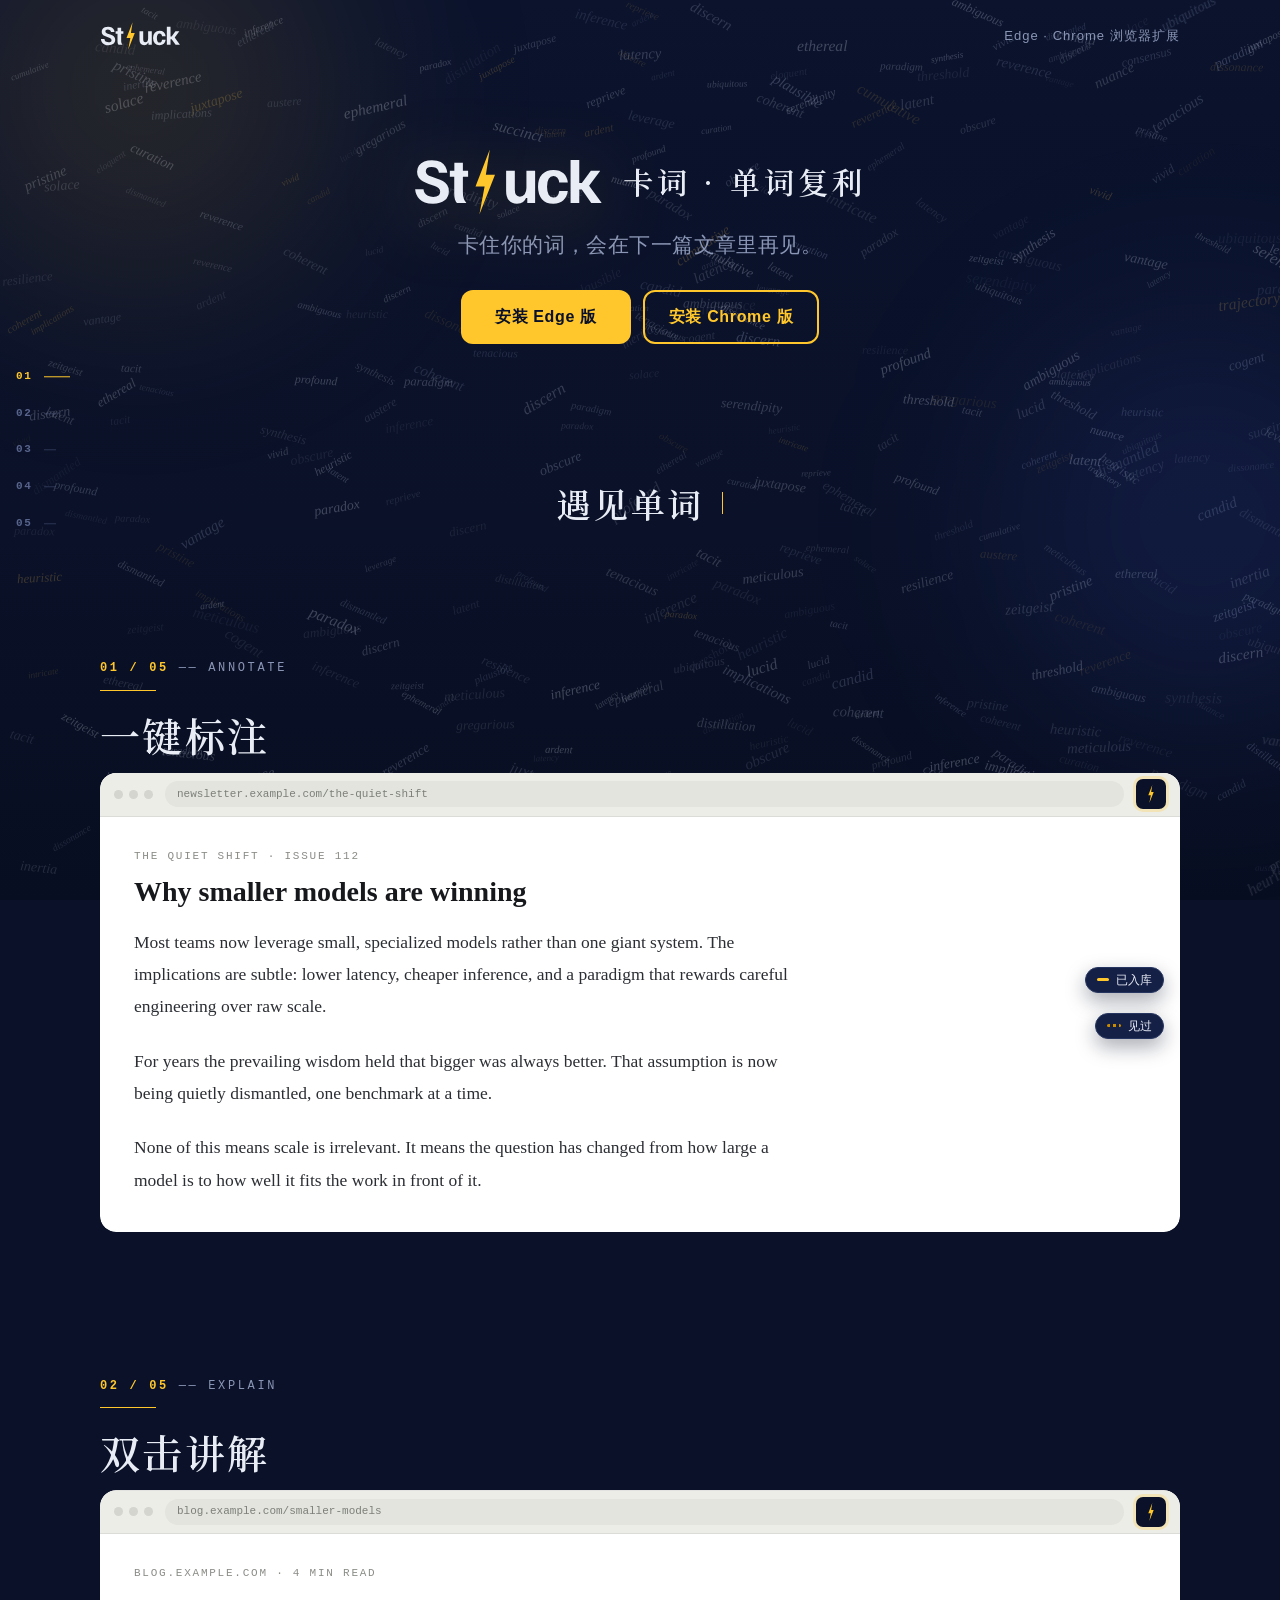
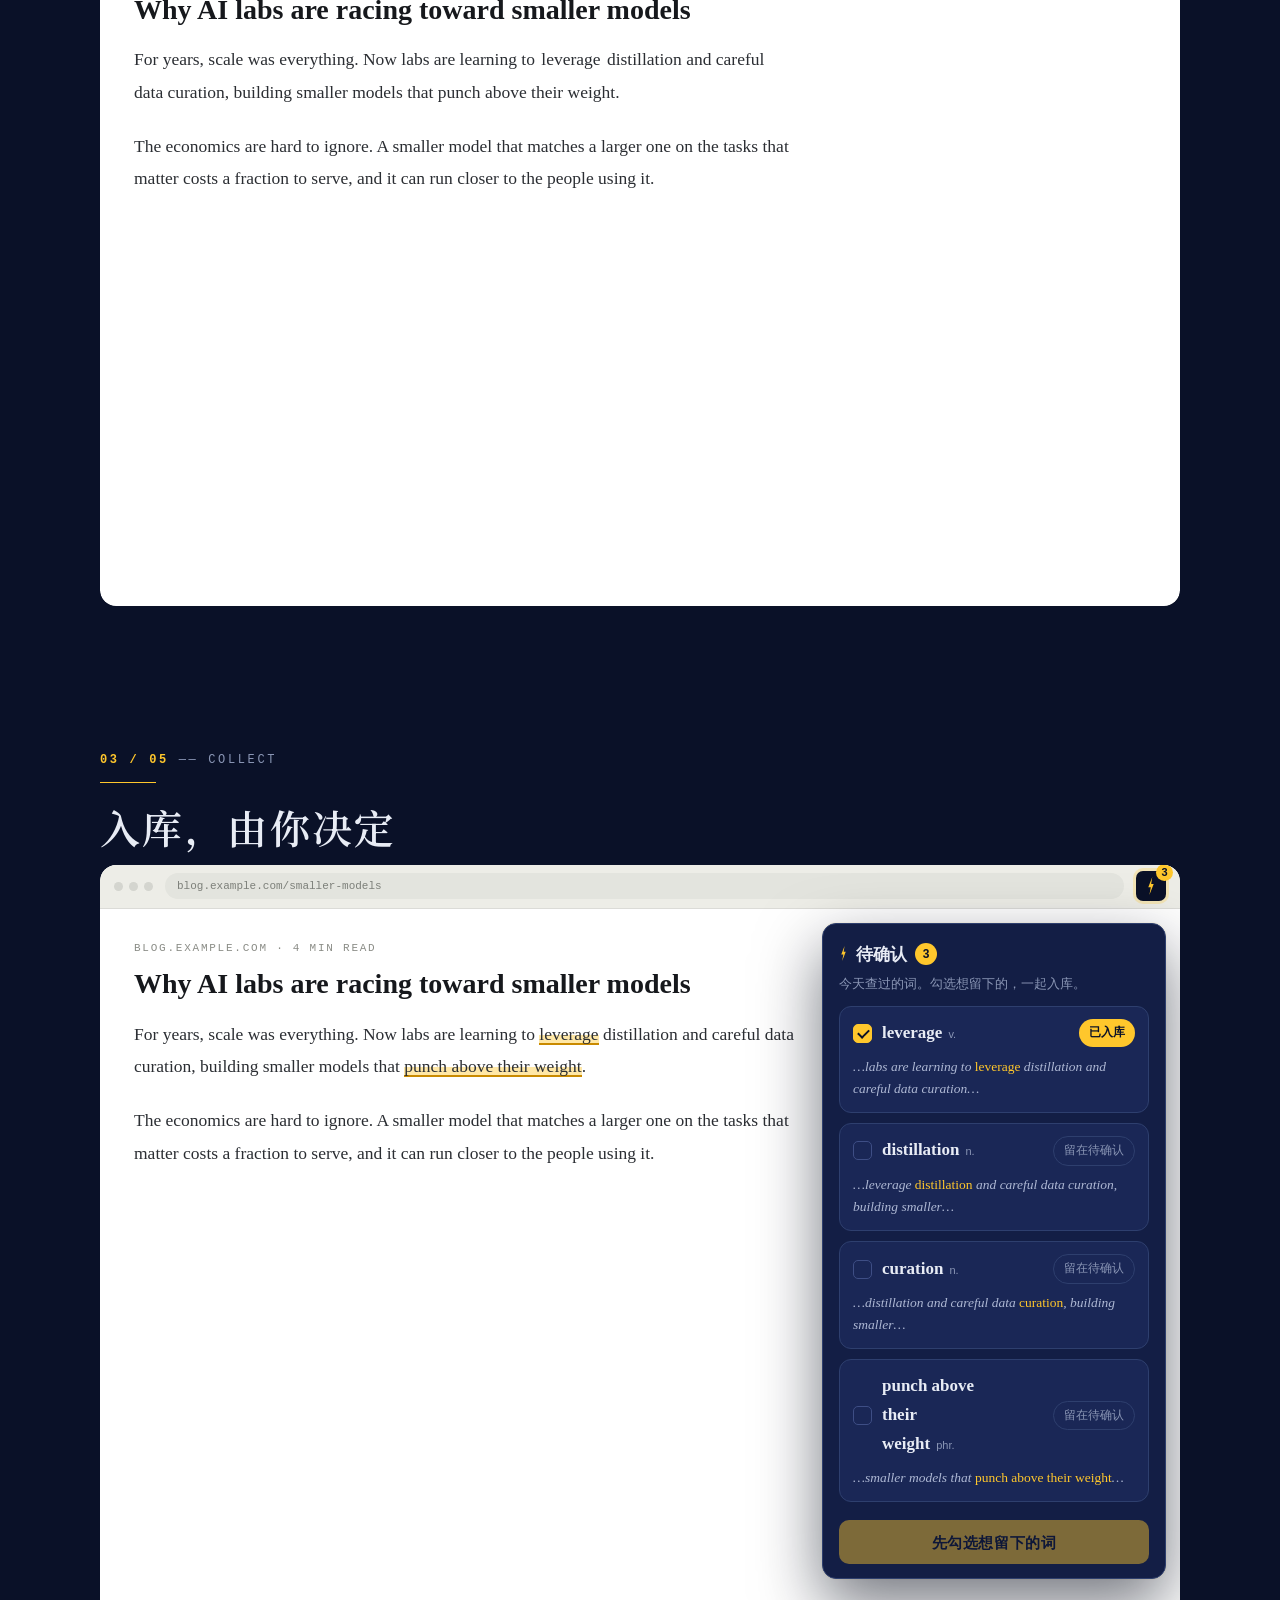
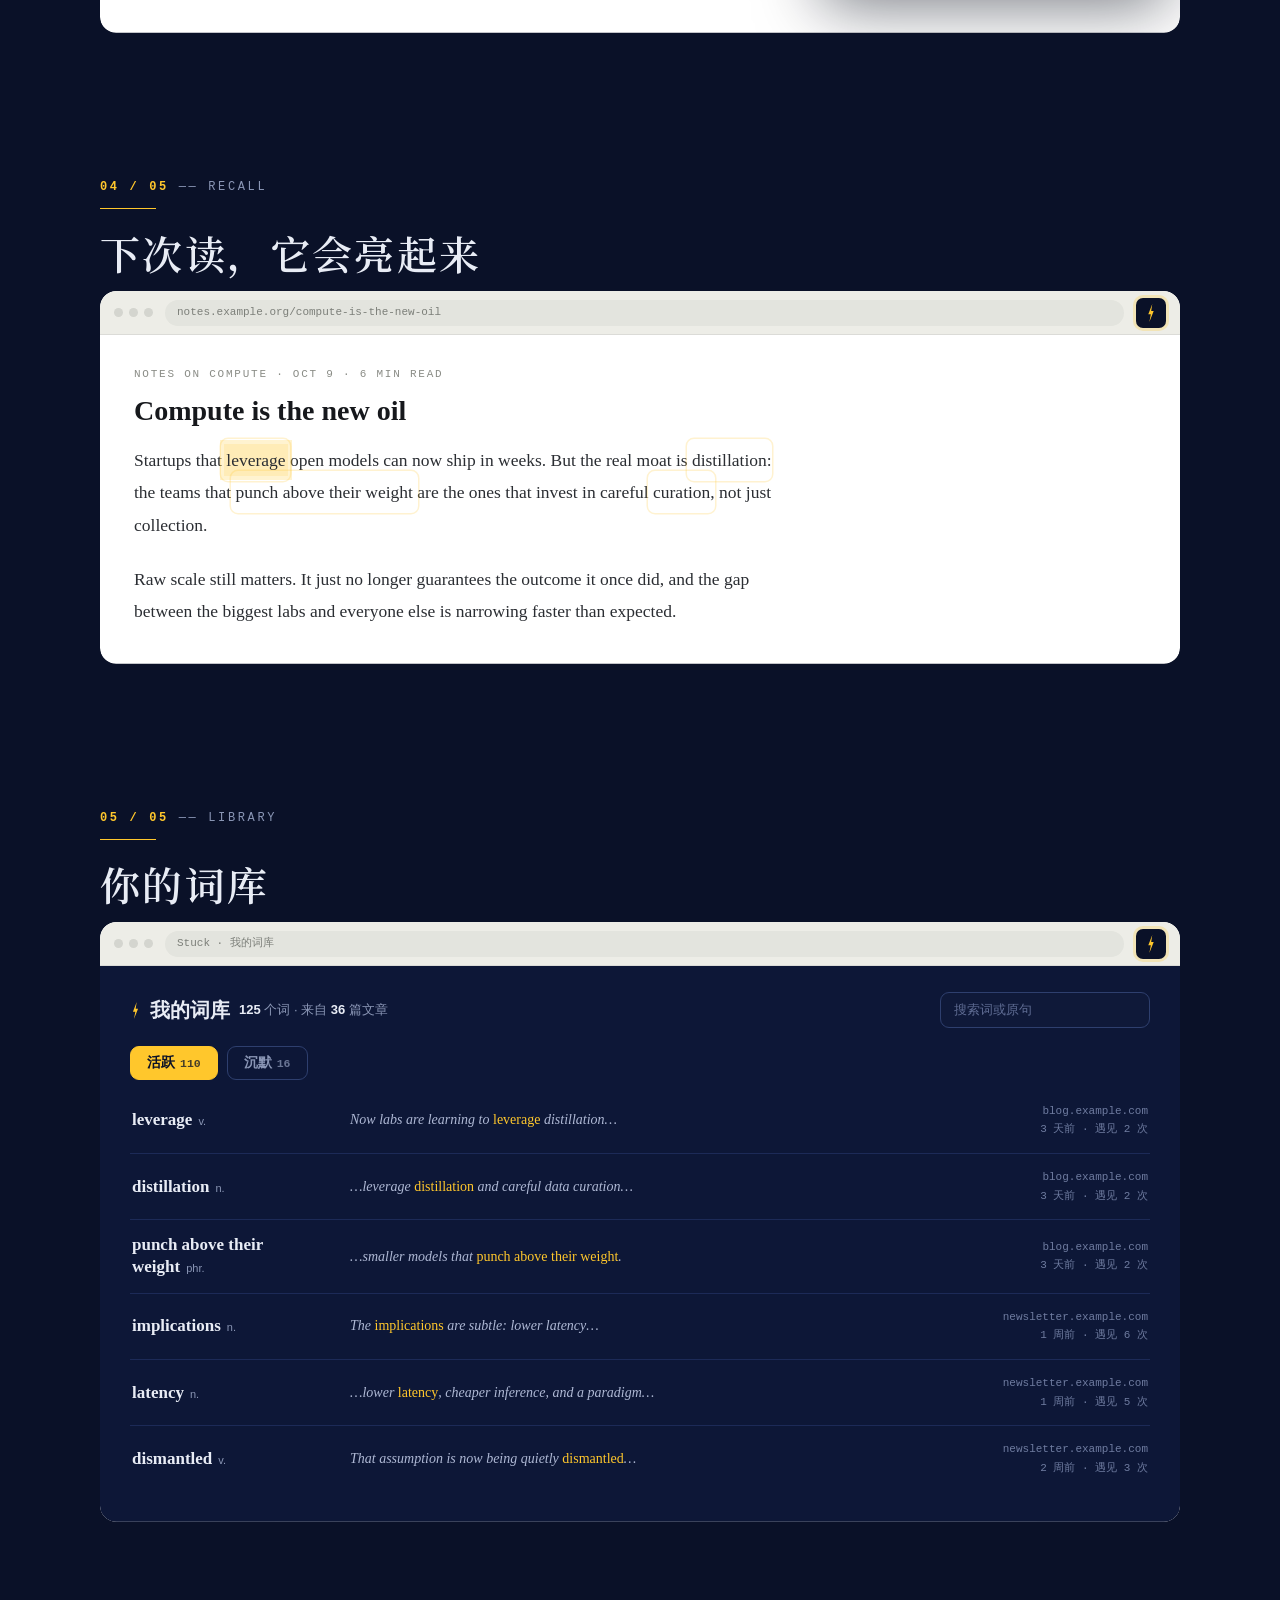
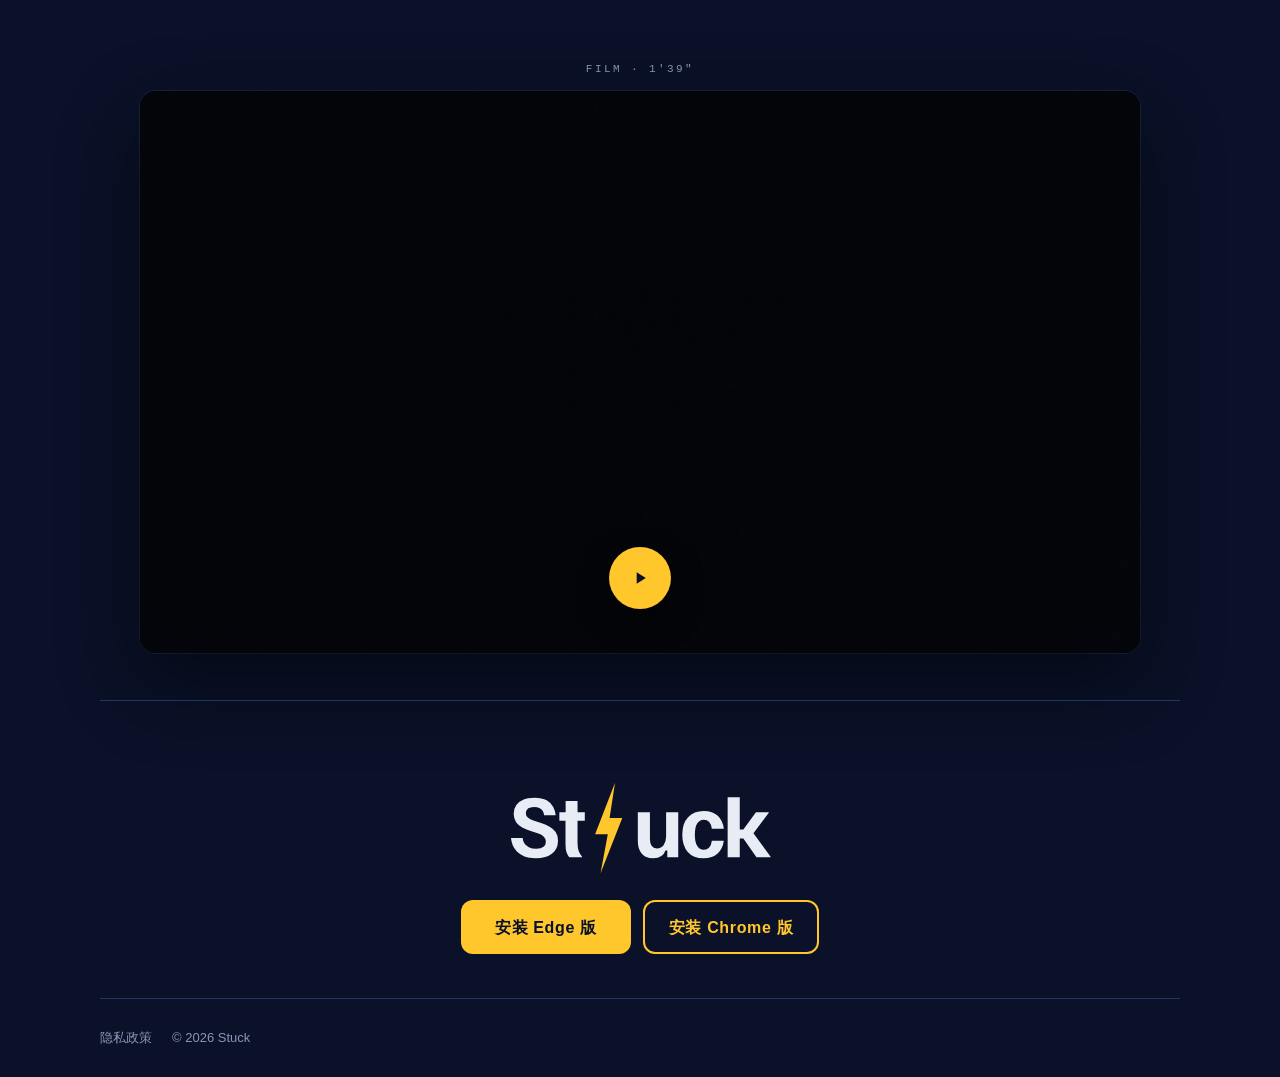
<file: index.html>
<!doctype html>
<html lang="zh-CN">
<head>
<meta charset="utf-8">
<meta name="viewport" content="width=device-width, initial-scale=1, viewport-fit=cover">
<title>Stuck 卡词 · 英文阅读标注与词库</title>
<meta name="description" content="Stuck（卡词）是一个浏览器扩展：在网页上读英文时，标出你学过的词，双击生词看它在这一句里的意思，确认入库后下次遇到自然复用。">
<meta name="theme-color" content="#0A1128">
<meta property="og:title" content="Stuck 卡词 · 卡住你的词，会在下一篇文章里再见">
<meta property="og:description" content="浏览器扩展，已上架 Edge 与 Chrome。标出你学过的词，双击查语境释义，确认入库，下次遇到自然复用。">
<link rel="icon" href="favicon.svg" type="image/svg+xml">
<link rel="preload" href="fonts/noto-serif-sc-600.woff2" as="font" type="font/woff2" crossorigin>
<link rel="stylesheet" href="fonts/noto-serif-sc.css">
<style>
/* Deep-space blue, one centered column. The demo section restages the five
   product actions from the concept film: each scene reveals itself once,
   then runs a short internal sequence. All motion is short, eased, one-shot. */
:root{
  --navy:#0A1128;
  --navy-2:#121D3D;
  --navy-3:#18264D;
  --panel:#16224E;
  --panel-2:#131E45;
  --panel-3:#1A2756;
  --line:#24345F;
  --line-2:#2E3F6E;
  --yellow:#FFC72C;
  --amber:#C98A00;
  --text:#E8ECF5;
  --text-2:#C7CEDF;
  --muted:#8A96B5;
  --paper:#FFFFFF;
  --ink:#16181C;
  --body:#2B2E33;
  --danger:#FF8A7A;
  --ease:cubic-bezier(.22,.61,.36,1);
  --ease-io:cubic-bezier(.65,0,.35,1);
  --f-zh:-apple-system,BlinkMacSystemFont,"PingFang SC","Hiragino Sans GB","Microsoft YaHei","Noto Sans SC",sans-serif;
  --f-read:Georgia,"Times New Roman","Songti SC",serif;
  --f-display:'Noto Serif SC',"Songti SC","STSong","Source Han Serif SC","SimSun","宋体",Georgia,serif;
  --f-mono:ui-monospace,"SF Mono",Menlo,Consolas,monospace;
  color-scheme:dark;
}
*{box-sizing:border-box}
html{-webkit-text-size-adjust:100%}
body{
  margin:0;min-height:100vh;
  background-color:var(--navy);
  background-image:none;
  color:var(--text);
  font-family:var(--f-zh);
  font-size:16px;line-height:1.7;
  -webkit-font-smoothing:antialiased;
}
a{color:var(--yellow)}
a:hover{color:#FFD84D}
:focus-visible{outline:2px solid var(--yellow);outline-offset:3px;border-radius:6px}
[hidden]{display:none!important}

/* a few slow twinkling stars; the gradient already carries the static field */
/* the field is made of words: tilted, overlapping, barely there */
/* fixed gradient layer instead of background-attachment:fixed —
   the latter forces the whole background to re-rasterize on every scroll frame */
body::before{
  content:"";position:fixed;inset:0;z-index:-1;pointer-events:none;
  background-image:linear-gradient(180deg,#0B132D 0%,#0A1128 60%,#080E21 100%);
}

.stars{position:fixed;inset:0;pointer-events:none;z-index:0;overflow:hidden}
/* the words live in a handful of drifting layers: the browser composites 5–8
   textures instead of running an animation per word (this was the mobile jank) */
.stars .wlayer{position:absolute;inset:0;will-change:transform}
.stars i{
  position:absolute;white-space:nowrap;font-family:var(--f-read);font-style:italic;
  color:var(--c,#DCE3F2);opacity:var(--o,.16);-webkit-user-select:none;user-select:none;
}
/* each word floats on its own; `translate` composes with the tilt and the pointer push */
@keyframes roam{from{translate:0 0}to{translate:var(--dx,24px) var(--dy,-18px)}}

.wrap{position:relative;z-index:1;max-width:1120px;margin:0 auto;padding-inline:max(20px,env(safe-area-inset-left))}

/* nav */
.nav{display:flex;align-items:center;justify-content:space-between;gap:16px;padding-block:calc(22px + env(safe-area-inset-top)) 22px}
.wordmark{display:block;height:28px;width:auto;color:var(--text)}
.nav-meta{font-size:13px;letter-spacing:.08em;color:var(--muted)}

/* hero — centered, like the film's opening card */
.hero{text-align:center;padding-block:clamp(46px,8.5vh,86px) clamp(44px,7.5vh,76px);max-width:820px;margin:0 auto}
.hero-row{display:flex;align-items:center;justify-content:center;gap:clamp(12px,1.6vw,22px);flex-wrap:wrap;margin:0 0 14px}
.hero-mark{display:block;height:clamp(46px,6.2vw,66px);width:auto;color:var(--text);filter:drop-shadow(0 10px 38px rgba(255,199,44,.26))}
.hero-tag{margin:0;font-family:var(--f-display);font-weight:600;font-size:clamp(20px,2.5vw,30px);letter-spacing:.14em;color:var(--text)}
h1{margin:0 0 30px;font-size:clamp(16px,1.9vw,21px);line-height:1.5;font-weight:500;letter-spacing:.02em;color:var(--muted);text-wrap:balance}

.signup{display:flex;gap:10px;max-width:480px;margin:0 auto}
.signup input[type=email]{
  flex:1;min-width:0;height:54px;padding:0 18px;border-radius:12px;
  border:1px solid var(--line-2);background:rgba(18,29,61,.85);color:var(--text);
  font:inherit;font-size:16px;outline:none;transition:border-color .2s,box-shadow .2s;
}
.signup input[type=email]::placeholder{color:var(--muted)}
.signup input[type=email]:focus{border-color:var(--yellow);box-shadow:0 0 0 4px rgba(255,199,44,.14)}
.signup input[aria-invalid=true]{border-color:var(--danger)}
.btn{
  height:54px;padding:0 24px;border:none;border-radius:12px;background:var(--yellow);color:var(--navy);
  font:inherit;font-size:16px;font-weight:700;letter-spacing:.04em;cursor:pointer;white-space:nowrap;
  transition:transform .15s,filter .15s;
}
.btn:hover{filter:brightness(1.06)}
.btn:active{transform:translateY(1px)}
.btn[disabled]{opacity:.6;cursor:progress}
.hp{position:absolute;left:-9999px;width:1px;height:1px;overflow:hidden}
.msg{margin:12px 0 0;font-size:15px;min-height:1.5em}
.msg:empty{margin:0;min-height:0}
.msg.err{color:var(--danger)}
.store-cta{display:flex;gap:12px;justify-content:center;flex-wrap:wrap}
.store-cta a{display:inline-flex;align-items:center;justify-content:center;text-decoration:none;min-width:170px}
.btn-out{background:transparent!important;color:var(--yellow)!important;border:2px solid var(--yellow)}
.btn-out:hover{background:rgba(255,199,44,.1)!important}
.done{max-width:520px;margin:0 auto;padding:22px 24px;border-radius:14px;background:var(--navy-2);border:1px solid rgba(255,199,44,.45);text-align:left}
.done h2{margin:0 0 6px;font-size:20px;display:flex;align-items:center;gap:10px}
.done p{margin:0;color:var(--text-2);font-size:15px}
.done b{color:var(--text);font-weight:600;word-break:break-all}


/* reveal-on-scroll */
.rv{opacity:0;transform:translateY(14px);transition:opacity .8s var(--ease),transform .8s var(--ease);transition-delay:calc(var(--i,0)*.12s)}
.rv.in{opacity:1;transform:none}

/* ============ demo scenes ============ */
.section{padding-block:clamp(44px,7vh,72px)}
.sec-head{display:flex;align-items:center;justify-content:center;gap:clamp(10px,1.4vw,18px);flex-wrap:wrap;text-align:center;max-width:720px;margin:0 auto clamp(34px,5vh,54px)}
.sec-head h2{margin:0;font-family:var(--f-display);font-weight:600;font-size:clamp(26px,3.2vw,34px);letter-spacing:.08em}
.sec-head .cue{margin:0}
.sec-head .cue i{height:22px}

.scene{padding-block:clamp(40px,7vh,72px)}
.scene-head{margin:0 0 22px;max-width:900px}
.ch-k{margin:0 0 10px;font-family:var(--f-mono);font-size:12px;letter-spacing:.22em;color:var(--muted)}
.ch-k b{color:var(--yellow);font-weight:600}
.ch-t{margin:0;font-family:var(--f-display);font-weight:600;font-size:clamp(28px,3.6vw,40px);letter-spacing:.06em}
.scene .rv{transform:translateY(18px)}

/* browser frame */
.browser{
  position:relative;border-radius:16px;overflow:hidden;background:var(--paper);
  box-shadow:0 30px 80px rgba(0,0,0,.45),0 0 0 1px rgba(232,236,245,.08);
}
.bar{display:flex;align-items:center;gap:12px;height:44px;padding:0 14px;background:#EDEDE7;border-bottom:1px solid rgba(22,24,28,.08)}
.dots{display:flex;gap:6px}
.dots i{width:9px;height:9px;border-radius:50%;background:#D4D5CF}
.url{flex:1;min-width:0;height:26px;border-radius:13px;background:#E3E4DE;display:flex;align-items:center;padding:0 12px;font-family:var(--f-mono);font-size:11px;color:#7C7F79;white-space:nowrap;overflow:hidden;text-overflow:ellipsis}
.ext{
  position:relative;width:30px;height:30px;border-radius:7px;background:var(--navy);border:none;padding:0;
  display:grid;place-items:center;box-shadow:0 0 0 3px rgba(255,199,44,.26);cursor:pointer;flex:none;
}
.ext svg{display:block}
.ext .b{
  position:absolute;top:-7px;right:-7px;min-width:17px;height:17px;padding:0 4px;border-radius:9px;
  background:var(--yellow);color:var(--navy);font:700 11px/17px var(--f-zh);text-align:center;
}
.ext[disabled]{cursor:default}
.ext::after{
  content:"";position:absolute;inset:-6px;border-radius:11px;border:2px solid var(--yellow);opacity:0;
}
.ext.ping::after{animation:ring .7s var(--ease) 1}
@keyframes ring{0%{opacity:.9;transform:scale(.7)}100%{opacity:0;transform:scale(1.35)}}
.ext:hover{box-shadow:0 0 0 5px rgba(255,199,44,.34)}
.ext:active{transform:scale(.94)}

.view{position:relative;display:flex;min-height:300px}
.art{flex:1;min-width:0;padding:30px 34px 36px;position:relative}
.art-src{font-family:var(--f-mono);font-size:11px;letter-spacing:.16em;color:#8A8C86;margin:0 0 10px}
.art-meta{font-family:var(--f-mono);font-size:11px;letter-spacing:.14em;color:#9A9C95;margin:0 0 12px}
.art-title{margin:0 0 16px;font-family:var(--f-read);font-weight:700;font-size:28px;line-height:1.22;color:var(--ink)}
.art-body{max-width:660px}
.art-body p{margin:0 0 1.25em;font-family:var(--f-read);font-size:17.5px;line-height:1.85;color:var(--body)}
.art-body p:last-child{margin-bottom:0}

/* word marks: one background sweep draws underline + highlight */
.mk{
  background-repeat:no-repeat;background-position:left bottom;
  transition:background-size .55s var(--ease);
  padding-bottom:1px;
}
.mk-in{
  background-image:linear-gradient(180deg,transparent 54%,rgba(255,199,44,.42) 54%,rgba(255,199,44,.42) calc(100% - 2px),var(--amber) calc(100% - 2px));
  background-size:0% 100%;
}
.marked .mk-in,.mk-in.on{background-size:100% 100%}
.mk-seen{
  background-image:repeating-linear-gradient(90deg,var(--amber) 0 3px,rgba(0,0,0,0) 3px 7px);
  background-size:0% 2px;
}
.marked .mk-seen{background-size:100% 2px}
.s1.auto .mk{transition-delay:calc(var(--i,0)*.1s + .15s)}

/* annotation chips */
.anno{position:absolute;inset:0;pointer-events:none}
.chip{
  position:absolute;display:inline-flex;align-items:center;gap:7px;
  background:#152046;color:var(--text);font-size:12px;line-height:1;padding:6px 11px;
  border-radius:999px;border:1px solid #26355F;box-shadow:0 8px 20px rgba(10,17,40,.35);
}
.chip::before{content:"";width:12px;height:3px;border-radius:2px;background:var(--yellow)}
.chip.seen::before{width:14px;background:repeating-linear-gradient(90deg,var(--amber) 0 3px,rgba(0,0,0,0) 3px 6px)}
/* both chips sit in the empty right margin, away from the text column */
.chip-in{right:16px;top:150px}
.chip-seen{right:16px;top:196px}

/* scene 2 — explain card */
.try{
  border:none;padding:0 3px;margin:0 -1px;font:inherit;color:inherit;cursor:pointer;
  background:transparent;border-radius:4px;transition:background-color .3s var(--ease),box-shadow .3s var(--ease);
  background-repeat:no-repeat;background-position:left bottom;
}
.try.on{background-color:var(--yellow);box-shadow:0 0 0 3px rgba(255,199,44,.35)}
.s2.play .try{animation:hint 2.4s ease-in-out 1.2s 2}
@keyframes hint{0%,100%{box-shadow:0 0 0 0 rgba(255,199,44,0)}50%{box-shadow:0 0 0 6px rgba(255,199,44,.32)}}
.try.on{animation:none!important}

.card{
  position:absolute;top:56px;right:20px;width:min(430px,calc(100% - 40px));z-index:3;
  background:var(--panel);border:1px solid var(--line-2);border-radius:16px;padding:22px 24px 22px;
  box-shadow:0 30px 70px rgba(10,17,40,.55);
  opacity:0;transform:translateX(30px);pointer-events:none;
  transition:opacity .55s var(--ease),transform .55s var(--ease);
}
.card.open{opacity:1;transform:none;pointer-events:auto}
.card-head{display:flex;flex-wrap:wrap;align-items:baseline;gap:10px;padding-bottom:14px;border-bottom:1px solid var(--line-2)}
.card-word{font-family:var(--f-read);font-size:27px;font-weight:700;color:var(--text)}
.card-ph{font-family:var(--f-mono);font-size:12px;color:var(--muted)}
.card-quote{width:100%;margin:10px 0 0;font-family:var(--f-read);font-style:italic;font-size:14.5px;color:var(--text-2)}
.card-quote em{font-style:normal;color:var(--yellow)}
.card dl{margin:16px 0 0;display:grid;gap:14px}
.card dl>div{opacity:0;transform:translateY(8px);transition:opacity .5s var(--ease),transform .5s var(--ease);transition-delay:calc(var(--s,0)*.1s + .2s)}
.card.open dl>div{opacity:1;transform:none}
.card dt{font-size:12px;letter-spacing:.1em;color:var(--yellow);margin-bottom:3px}
.card dd{margin:0;font-size:15px;line-height:1.7;color:var(--text-2)}
.tags{display:flex;flex-wrap:wrap;gap:8px}
.tags span{font-family:var(--f-mono);font-size:12px;color:var(--text-2);border:1px solid var(--line-2);border-radius:999px;padding:5px 12px}
.card-acts{display:flex;gap:10px;margin-top:18px;transition:opacity .5s var(--ease) .6s,transform .5s var(--ease) .6s;opacity:0;transform:translateY(8px)}
.card.open .card-acts{opacity:1;transform:none}
.card-acts button{font:inherit;cursor:pointer;border-radius:10px;transition:filter .15s,background-color .2s,color .2s,border-color .2s}
.act-main{flex:1;height:46px;border:none;background:var(--yellow);color:var(--navy);font-weight:700;font-size:15.5px;letter-spacing:.04em}
.act-main:hover{filter:brightness(1.06)}
.act-main.done{background:transparent;border:1.5px solid var(--yellow);color:var(--yellow);font-weight:600}
.act-sub{height:46px;padding:0 16px;background:transparent;border:1.5px solid var(--line-2);color:var(--text-2);font-size:14px}
.act-sub:hover{border-color:var(--muted);color:var(--text)}
.act-sub.on{border-color:var(--yellow);color:var(--yellow)}

.translate{
  overflow:hidden;max-height:0;opacity:0;
  transition:max-height .55s var(--ease-io),opacity .45s var(--ease),margin-top .45s var(--ease);
  margin-top:0;
}
.translate.open{max-height:220px;opacity:1;margin-top:14px}
.translate .box{background:var(--panel-2);border:1px solid var(--line-2);border-radius:12px;padding:14px 16px}
.translate .box b{display:block;font-size:12px;letter-spacing:.1em;color:var(--yellow);font-weight:600;margin-bottom:6px}
.translate .box p{margin:0;font-family:var(--f-read);font-size:14.5px;line-height:1.8;color:var(--text-2)}

/* scene 3 — collect panel */
/* the pending panel floats over the page instead of reading as a pulled-out drawer */
.s3 .view{align-items:flex-start;min-height:724px}
/* the explanation card is taller than the article, so the frame has to make room */
.s2 .view{min-height:672px}
.s3 .art{padding-right:372px}
.side{
  position:absolute;top:14px;right:14px;width:344px;z-index:4;
  background:var(--panel-2);border:1px solid var(--line-2);border-radius:14px;
  box-shadow:0 26px 64px rgba(4,9,24,.55),0 0 0 1px rgba(255,199,44,.06);
  padding:16px 16px 14px;display:flex;flex-direction:column;gap:12px;
  opacity:0;transform:translateX(30px) scale(.985);
  max-height:calc(100% - 28px);overflow-y:auto;
  scrollbar-width:none;-ms-overflow-style:none;
  transition:opacity .6s var(--ease),transform .7s cubic-bezier(.22,.61,.36,1);
  transition-delay:.35s;
}
.side::-webkit-scrollbar{width:0;height:0}
.s3.play .side{opacity:1;transform:none}
.side-head{display:flex;align-items:center;gap:8px;flex-wrap:wrap}
.side-head b{font-size:16.5px;font-weight:700}
.badge{min-width:22px;height:22px;padding:0 6px;border-radius:11px;background:var(--yellow);color:var(--navy);font:700 12px/22px var(--f-zh);text-align:center}
.side-sub{margin:-6px 0 0;font-size:12.5px;line-height:1.6;color:var(--muted)}
.items{display:grid;gap:10px}
.item{
  background:var(--panel-3);border:1px solid var(--line-2);border-radius:12px;padding:12px 13px;
  opacity:0;transform:translateY(12px);transition:opacity .5s var(--ease),transform .5s var(--ease);
  transition-delay:calc(var(--s,0)*.12s + .75s);
}
.s3.play .item{opacity:1;transform:none}
.item-top{display:flex;align-items:center;gap:10px}
.item-top input{
  appearance:none;-webkit-appearance:none;margin:0;flex:none;width:19px;height:19px;border-radius:5px;
  border:1.5px solid #3E4E85;background:transparent;cursor:pointer;position:relative;transition:background-color .22s,border-color .22s;
}
.item-top input:checked{background:var(--yellow);border-color:var(--yellow)}
.item-top input::after{
  content:"";position:absolute;left:5.5px;top:2px;width:5px;height:9px;
  border:solid var(--navy);border-width:0 2.2px 2.2px 0;transform:rotate(45deg) scale(.4);opacity:0;
  transition:opacity .18s .06s,transform .18s .06s;
}
.item-top input:checked::after{opacity:1;transform:rotate(45deg) scale(1)}
.item-w{flex:1;min-width:0;font-family:var(--f-read);font-size:17px;font-weight:700;color:var(--text)}
.item-w i{font-family:var(--f-zh);font-style:normal;font-size:11px;font-weight:400;color:var(--muted);margin-left:6px}
.tag{font-size:11.5px;padding:4px 10px;border-radius:999px;background:var(--yellow);color:var(--navy);font-weight:700;opacity:0;transform:scale(.85);transition:opacity .3s var(--ease),transform .3s var(--ease);pointer-events:none}
.tag.on{opacity:1;transform:none}
.tag.wait{background:transparent;color:var(--muted);font-weight:400;opacity:1;transform:none;border:1px solid var(--line-2)}
.item-q{margin:8px 0 0;font-family:var(--f-read);font-style:italic;font-size:13.5px;line-height:1.65;color:#AEB8D4}
.item-q em{font-style:normal;color:var(--yellow)}
.snap{
  overflow:hidden;max-height:0;opacity:0;margin-top:0;
  transition:max-height .5s var(--ease-io),opacity .4s var(--ease),margin-top .4s var(--ease);
}
.item.done .snap{max-height:170px;opacity:1;margin-top:10px}
.snap .box{background:rgba(10,17,40,.55);border:1px solid var(--line);border-radius:9px;padding:10px 12px}
.snap b{display:block;font-size:11.5px;letter-spacing:.08em;color:var(--yellow);font-weight:600;margin-bottom:4px}
.snap .t{font-family:var(--f-read);font-size:13.5px;color:var(--text);line-height:1.5}
.snap .m{font-size:11.5px;color:var(--muted);margin-top:3px}
.snap .n{font-size:11.5px;color:#6F7CA0;margin-top:5px}
.side-foot{margin-top:auto;padding-top:6px}
.side-foot button{
  width:100%;height:44px;border:none;border-radius:10px;background:var(--yellow);color:var(--navy);
  font:700 15px/1 var(--f-zh);letter-spacing:.04em;cursor:pointer;transition:filter .15s,opacity .2s;
}
.side-foot button:hover{filter:brightness(1.06)}
.side-foot button[disabled]{opacity:.45;cursor:default;filter:none}

/* scene 4 — the same 已入库 highlight as the rest of the page, plus one soft flash.
   The words are real buttons, so their UA styling has to be reset to match the article. */
.s4 .mk{transition:background-size .6s var(--ease);transition-delay:calc(var(--i,0)*.14s + .5s)}
.s4 .rw{position:relative;font:inherit;color:inherit;background:transparent;border:none;padding:0 2px;margin:0 -2px;cursor:pointer}
.s4.play .mk-in{background-size:100% 100%}
.s4.play .rw::after{
  content:"";position:absolute;inset:-5px -3px;border-radius:7px;pointer-events:none;
  box-shadow:0 0 0 1.5px rgba(255,199,44,.55);opacity:0;
  animation:seenFlash 1.6s var(--ease) both;animation-delay:calc(var(--i,0)*.14s + 1s);
}
@keyframes seenFlash{0%{opacity:0;transform:scale(.92)}30%{opacity:1;transform:scale(1)}100%{opacity:.4;transform:scale(1)}}
.rw:hover{background-color:rgba(255,199,44,.16)}
.rw.active{background-color:rgba(255,199,44,.34);box-shadow:0 0 0 4px rgba(255,199,44,.22)}
.recall{
  position:absolute;right:6%;bottom:44px;width:min(420px,calc(100% - 32px));z-index:3;
  background:var(--panel);border:1px solid var(--line-2);border-radius:14px;padding:16px 18px;
  box-shadow:0 30px 70px rgba(10,17,40,.5);
  opacity:0;transform:translateY(16px) scale(.97);pointer-events:none;
  transition:opacity .5s var(--ease),transform .5s var(--ease);
}
.recall.open{opacity:1;transform:none;pointer-events:auto}
.recall-head{display:flex;align-items:center;justify-content:space-between;gap:12px}
.recall-head b{display:flex;align-items:center;gap:8px;font-size:15px}
.recall-head i{font-style:normal;font-family:var(--f-mono);font-size:11px;color:var(--muted)}
.recall-q{margin:10px 0 0;font-family:var(--f-read);font-style:italic;font-size:14.5px;line-height:1.7;color:var(--text-2);
  transition:opacity .3s var(--ease),transform .3s var(--ease)}
.recall-q.swap{opacity:0;transform:translateY(6px)}
.recall.repop{animation:recallPop .58s var(--ease) 1}
@keyframes recallPop{0%{opacity:.35;transform:translateY(12px) scale(.985)}60%{opacity:1}100%{opacity:1;transform:none}}
.recall-q em{font-style:normal;color:var(--yellow)}
.recall-src{margin-top:12px;padding-top:11px;border-top:1px solid var(--line-2)}
.recall-src .t{font-family:var(--f-read);font-size:14px;color:var(--text)}
.recall-src .m{font-family:var(--f-mono);font-size:11px;color:var(--muted);margin-top:3px}
.recall-acts{display:flex;gap:14px;align-items:center;margin-top:14px}
.recall-acts button{font:inherit;cursor:pointer;transition:color .15s,border-color .15s,background-color .15s}
.rc-main{height:38px;padding:0 15px;border-radius:9px;background:transparent;border:1.5px solid var(--yellow);color:var(--yellow);font-size:13.5px}
.rc-main:hover{background:rgba(255,199,44,.12)}
.rc-sub{background:none;border:none;color:var(--muted);font-size:13.5px;padding:0}
.rc-sub:hover{color:var(--text-2)}

/* scene 5 — library */
.lib{background:#0D1737;min-height:340px;padding:26px 30px 30px;color:var(--text)}
.lib-head{display:flex;align-items:center;gap:14px;flex-wrap:wrap}
.lib-title{display:flex;align-items:center;gap:9px;font-size:20px;font-weight:700}
.lib-count{font-size:13px;color:var(--muted);font-weight:400}
.lib-search{margin-left:auto;min-width:210px;height:36px;border:1px solid var(--line-2);border-radius:9px;display:flex;align-items:center;padding:0 13px;font-size:13px;color:#5F6C93;background:rgba(18,29,61,.5)}
.lib-tabs{display:flex;gap:9px;margin:18px 0 6px}
.lib-tabs button{
  font:600 13.5px/1 var(--f-zh);padding:9px 16px;border-radius:9px;cursor:pointer;
  background:transparent;border:1px solid var(--line-2);color:var(--muted);transition:all .25s var(--ease);
}
.lib-tabs button.on{background:var(--yellow);border-color:var(--yellow);color:var(--navy)}
.lib-tabs .n{font-family:var(--f-mono);font-size:11.5px;margin-left:5px;opacity:.75}
.lib-lists{position:relative;margin-top:8px}
.lib-list{display:grid;transition:opacity .35s var(--ease),transform .35s var(--ease)}
.lib-list[hidden]{display:none!important}
.lib-row{
  display:grid;grid-template-columns:200px 1fr auto;gap:18px;align-items:center;
  padding:14px 2px;border-bottom:1px solid #1C2A57;
  opacity:0;transform:translateY(10px);transition:opacity .5s var(--ease),transform .5s var(--ease);
  transition-delay:calc(var(--i,0)*.08s + .55s);
}
.s5.play .lib-row{opacity:1;transform:none}
.lib-row:last-child{border-bottom:none}
.lr-w{font-family:var(--f-read);font-size:17px;font-weight:700;color:var(--text);line-height:1.3}
.lr-w i{font-family:var(--f-zh);font-style:normal;font-size:11px;font-weight:400;color:var(--muted);margin-left:6px}
.lr-q{font-family:var(--f-read);font-style:italic;font-size:14px;color:#AEB8D4;line-height:1.55;min-width:0}
.lr-q em{font-style:normal;color:var(--yellow)}
.lr-m{text-align:right;font-family:var(--f-mono);font-size:11px;color:#6F7CA0;line-height:1.7;white-space:nowrap}
.lr-back{display:inline-block;margin-left:8px;font-family:var(--f-zh);font-size:11.5px;color:var(--yellow);border:1px solid rgba(255,199,44,.5);border-radius:999px;padding:3px 9px}
.lib-row.faded{opacity:.35}

/* ============ video + outro ============ */
/* 短片:海报 + 点击播放。不自动播 —— 手机省流量,也不会突然出声。
   注意类名一律带 film- 前缀:play / cover 在页面里已被演示场景占用
   (scene 的播放状态类就叫 play),不加前缀会把场景本身变成一个小圆圈。 */
.film{max-width:1000px;margin:0 auto;padding:clamp(4px,1.4vh,16px) 0 clamp(30px,5.2vh,54px)}
.film-label{margin:0 0 12px;text-align:center;font-family:var(--f-mono);font-size:11px;letter-spacing:.22em;color:var(--muted)}
.film-player{position:relative;border-radius:16px;overflow:hidden;background:#05070F;
  box-shadow:0 30px 80px rgba(0,0,0,.45),0 0 0 1px rgba(232,236,245,.08)}
.film-player video{display:block;width:100%;height:auto;aspect-ratio:16/9;background:#05070F}
.film-cover{
  position:absolute;inset:0;display:flex;flex-direction:column;align-items:center;justify-content:flex-end;gap:12px;
  margin:0;border:0;padding:0 20px clamp(20px,4.5%,44px);background:none;cursor:pointer;color:var(--text);
  transition:opacity .5s var(--ease),visibility .5s;
}
.film-cover img{position:absolute;inset:0;width:100%;height:100%;object-fit:cover}
.film-cover::after{content:"";position:absolute;inset:0;
  background-color:rgba(5,7,15,.32);
  background-image:radial-gradient(120% 100% at 50% 42%,rgba(5,7,15,.12),rgba(5,7,15,.62))}
.film-play{position:relative;z-index:1;display:grid;place-items:center;width:62px;height:62px;border-radius:50%;
  background:var(--yellow);color:#0A1128;box-shadow:0 14px 34px rgba(0,0,0,.45);
  transition:transform .3s var(--ease)}
.film-cover:hover .film-play,.film-cover:focus-visible .film-play{transform:scale(1.08)}
.film-cover.gone{opacity:0;visibility:hidden;pointer-events:none}

/* 微信内置浏览器的 video 是原生播放器:祖先的 overflow:hidden / border-radius /
   transform 会把它整块裁掉,所以微信里一律放掉这些。 */
.is-wx .film-player{overflow:visible;border-radius:12px}
.is-wx .film .rv{opacity:1;transform:none;transition:none}
/* 安卓微信(X5):同层播放器在部分机型上黑屏,交回原生控件,封面用 poster 属性显示 */
.is-wx.is-android .film-cover{display:none}

.divider{height:1px;margin:0 auto;background:var(--line)}

.again{text-align:center;padding-block:clamp(56px,9vh,96px) 44px;max-width:640px;margin:0 auto}
.again .mark-big{display:block;height:clamp(64px,9vw,92px);width:auto;margin:0 auto 26px;color:var(--text)}

footer{border-top:1px solid var(--line);padding-block:28px calc(28px + env(safe-area-inset-bottom));color:var(--muted);font-size:13px}
.foot{display:flex;flex-wrap:wrap;gap:12px 28px;justify-content:space-between;align-items:center}
.foot a{color:var(--muted);text-decoration:none}
.foot a:hover{color:var(--text-2)}

/* below this width there is no side margin left for the chips, so they
   become a legend row under the article instead of overlapping the text */
@media (max-width:1000px){
  .anno{position:static;display:flex;gap:10px;flex-wrap:wrap;margin-top:18px}
  .chip{position:static;box-shadow:none}
}
@media (max-width:900px){
  /* 移动端的总原则:演示不能让文档高度变化,否则一边滚一边重排,
     再加上浏览器的滚动锚定,就会「反复竖着跳」。
     所以两块蓝色区域都不参与排版:
       s2 讲解卡 → 浮在文章上(和桌面一致),限高 + 内部滚动
       s4 遇见卡 → 同样浮层(原本就是)
       s3 待确认面板 → 固定高度 + 内部滚动,勾选后展开引用块也不再推页面 */
  .card{
    top:auto;bottom:12px;left:12px;right:12px;width:auto;
    max-height:min(62vh,540px);overflow-y:auto;overscroll-behavior:contain;
    -webkit-overflow-scrolling:touch;scrollbar-width:none;-ms-overflow-style:none;
    margin:0;transform:translateY(16px);
    box-shadow:0 16px 34px rgba(10,17,40,.5)}
  .card::-webkit-scrollbar{width:0;height:0}
  .recall{right:12px;left:12px;bottom:14px;width:auto;box-shadow:0 14px 30px rgba(10,17,40,.5)}
  /* 移动端把大半径阴影换成小半径,滚动时重绘更快 */
  .browser{box-shadow:0 16px 34px rgba(0,0,0,.4),0 0 0 1px rgba(232,236,245,.08)}
  .side{box-shadow:0 16px 34px rgba(10,17,40,.45)}
  .s3 .view{flex-direction:column;min-height:0}
  /* 静态预留:文章本身就有 700px 左右,这里只是保证矮屏上卡片也有地方站 */
  .s2 .view{min-height:min(560px,66vh)}
  .s3 .art{padding-right:34px}
  .side{position:static;width:auto;margin:4px 14px 18px;transform:translateY(24px);
    height:min(54vh,480px);max-height:none}
  .s3.play .side{transform:none}
  .lib-row{grid-template-columns:1fr;gap:5px;padding:13px 2px}
  .lr-m{text-align:left;white-space:normal}
  /* 短语词条(如 punch above their weight)在窄屏不再被状态药丸挤成竖排 */
  .item-top{flex-wrap:wrap;row-gap:4px}
}
@media (max-width:560px){
  .nav-meta{display:none}
  .film{padding-bottom:clamp(24px,4vh,36px)}
  .film-play{width:54px;height:54px}
  .signup{flex-direction:column}
  .btn{width:100%}
  .signup input[type=email]{flex:none;width:100%}
  .art{padding:22px 18px 26px}
  .s3 .art{padding-right:18px}
  .art-title{font-size:22px}
  .art-body p{font-size:16.5px}
  .lib{padding:20px 16px 24px}
  .lib-search{margin-left:0;width:100%}
}
/* ============ motion layer ============ */
/* scroll progress: a hairline that fills as the page is read */
.progress{position:fixed;top:0;left:0;right:0;height:2px;z-index:40;pointer-events:none}
.progress i{display:block;height:100%;background:linear-gradient(90deg,var(--yellow),rgba(255,199,44,.3));transform:scaleX(0);transform-origin:0 50%}

/* ambient glow: two slow drifting lights behind everything, plus a pointer spot */
.fx{position:fixed;inset:0;z-index:0;pointer-events:none;overflow:hidden}
.fx span{position:absolute;display:block;border-radius:50%}
.fx .g1{width:54vw;height:54vw;left:-16vw;top:-20vw;filter:blur(80px);background:radial-gradient(circle,rgba(255,199,44,.15),transparent 62%);animation:drift1 28s ease-in-out infinite alternate}
.fx .g2{width:48vw;height:48vw;right:-18vw;top:24vh;filter:blur(90px);background:radial-gradient(circle,rgba(72,110,255,.17),transparent 64%);animation:drift2 34s ease-in-out infinite alternate}
@keyframes drift1{from{transform:translate3d(0,0,0) scale(1)}to{transform:translate3d(7vw,8vh,0) scale(1.14)}}
@keyframes drift2{from{transform:translate3d(0,0,0) scale(1.06)}to{transform:translate3d(-6vw,-7vh,0) scale(.94)}}
.fx .spot{width:23rem;height:23rem;left:0;top:0;filter:blur(22px);opacity:0;background:radial-gradient(circle,rgba(232,236,245,.1),transparent 62%);transition:opacity .6s var(--ease);will-change:transform}
.fx.spot-on .spot{opacity:1}

/* chapter rail: where you are in the five demos */
.rail{position:fixed;left:max(16px,calc((100vw - 1280px)/2));top:50%;transform:translateY(-50%);z-index:30;display:flex;flex-direction:column;gap:2px;font-family:var(--f-mono);font-size:11px;letter-spacing:.16em}
.rail a{display:flex;align-items:center;gap:10px;padding:8px 0;color:#58648C;text-decoration:none;transition:color .35s var(--ease)}
.rail a b{font-weight:600;min-width:1.6em}
.rail a i{display:block;width:12px;height:1px;background:currentColor;opacity:.45;transition:width .45s var(--ease),opacity .45s var(--ease)}
.rail a span{opacity:0;transform:translateX(-4px);transition:opacity .35s var(--ease),transform .35s var(--ease)}
.rail a.on{color:var(--yellow)}
.rail a.on i{width:26px;opacity:1}
.rail a.on span,.rail:hover a span{opacity:1;transform:none}
.rail a:hover{color:var(--text-2)}
/* keep the rail clear of the content column on narrower screens */
@media (max-width:1500px){.rail a.on span,.rail:hover a span{opacity:0;transform:none}}
@media (max-width:1200px){.rail{display:none}}

/* hero: masked line reveal + scroll cue */
.hero h1 .ln{display:block;overflow:hidden;padding-bottom:.13em;margin-bottom:-.13em}
.hero h1 .ln i{display:block;font-style:normal}
.hero h1 .ln i.rv{transform:translateY(114%)}
.hero h1 .ln i.rv.in{transform:none}
.cue{display:inline-flex;align-items:center;gap:10px;margin:40px auto 0;font-family:var(--f-mono);font-size:11px;letter-spacing:.22em;color:var(--muted)}
.cue i{position:relative;display:block;width:1px;height:28px;overflow:hidden;background:rgba(138,150,181,.28)}
.cue i::after{content:"";position:absolute;inset:0;background:var(--yellow);animation:cue 2.4s var(--ease) infinite}
@keyframes cue{0%{transform:translateY(-100%)}55%,100%{transform:translateY(100%)}}

/* scenes: masked frame entrance, hover lift, drawing chapter rule */
.browser.rv{clip-path:inset(0 0 15% 0 round 16px);transform:translateY(26px) scale(.995)}
.browser.rv.in{clip-path:inset(0 0 0 0 round 16px);transform:none}
.browser{transition:opacity .9s var(--ease),transform .9s var(--ease),clip-path .9s var(--ease),box-shadow .5s var(--ease);transition-delay:calc(var(--i,0)*.12s)}
.browser.rv.in:hover{transform:translateY(-5px);box-shadow:0 38px 90px rgba(0,0,0,.5),0 0 0 1px rgba(255,199,44,.2)}
.scene-head .ch-k::after{content:"";display:block;width:0;height:1px;margin-top:11px;background:var(--yellow);transition:width 1s var(--ease) .25s}
.scene-head .ch-k.rv.in::after{width:56px}

/* divider between the demos and the closing call to action */
.divider{height:1px;margin:0 auto;background:var(--line)}
.divider.rv{opacity:0;transform:scaleX(.15)}
.divider.rv.in{opacity:1;transform:scaleX(1);transition:opacity .8s var(--ease),transform 1.1s var(--ease)}

/* library numbers count up when the scene arrives */
.lib-count b{font-variant-numeric:tabular-nums;color:var(--text)}
.lib-tabs .n{font-variant-numeric:tabular-nums}

/* the tap ripple that marks where a demo "clicks"; no pointer graphic */
.tap-ring{position:absolute;width:34px;height:34px;margin:-17px 0 0 -17px;border-radius:50%;pointer-events:none;z-index:8;
  border:1.5px solid var(--yellow);box-shadow:0 0 0 7px rgba(255,199,44,.13);
  animation:tapRing .85s var(--ease) 1 forwards}
@keyframes tapRing{0%{opacity:.9;transform:scale(.32)}70%{opacity:.3}100%{opacity:0;transform:scale(1.3)}}

/* rows re-enter with a short stagger whenever a library tab is switched */
.lib-list.shown .lib-row{animation:rowIn .5s var(--ease) both;animation-delay:calc(var(--i,0)*.06s)}
@keyframes rowIn{from{opacity:0;transform:translateY(10px)}to{opacity:1;transform:none}}

/* ---------- touch and small screens ---------- */
button,a,input,[role=tab]{-webkit-tap-highlight-color:rgba(255,199,44,.18);touch-action:manipulation}

/* no sticky hover states on touch devices */
@media (hover:none){
  .browser.rv.in:hover{transform:none;box-shadow:0 30px 80px rgba(0,0,0,.45),0 0 0 1px rgba(232,236,245,.08)}
  .ext:hover{box-shadow:0 0 0 3px rgba(255,199,44,.26)}
  .rw:hover{background-color:transparent}
  .btn:hover,.act-main:hover,.side-foot button:hover{filter:none}
  .rail a:hover span{opacity:0}
}

/* phones and small tablets: bigger touch targets, tighter spacing */
@media (max-width:760px){
  .bar{height:48px;padding:0 12px}
  .url{height:28px;font-size:10.5px}
  .ext{width:38px;height:38px;border-radius:9px}
  .ext::after{inset:-5px;border-radius:12px}
  .ext .b{top:-6px;right:-6px}
  .art{padding:24px 20px 28px}
  .art-body p{font-size:16.5px;line-height:1.8}
  .item-top input{width:22px;height:22px}
  .item-top input::after{left:6.5px;top:3px}
  .tag{padding:5px 11px}
  .item{padding:13px 14px}
  .lib-tabs button{padding:10px 16px}
  .act-main,.act-sub{height:48px}
  .side-foot button{height:48px}
  .rc-main{height:42px}
  .lib-search{height:40px}
  .tap-ring{width:30px;height:30px;margin:-15px 0 0 -15px}
}

@media (max-width:560px){
  .hero-mark{height:clamp(46px,13vw,60px)}
  h1{font-size:clamp(20px,5.6vw,26px);line-height:1.4}
  .lead{font-size:15px;line-height:1.8}
  .eyebrow{margin-bottom:18px}
  .hero-tag{font-size:15px;letter-spacing:.16em}
  .scene-head{margin-bottom:16px}
  .ch-k{font-size:11px;letter-spacing:.18em}
  .browser{border-radius:12px}
  .lib{padding:18px 14px 22px}
  .lr-w{font-size:16px}
  .lr-q{font-size:13.5px}
  .lr-m{font-size:10.5px}
  .done{padding:18px 18px 20px}
}

@media (prefers-reduced-motion:reduce){*{animation:none!important;transition:none!important}}
</style>
</head>
<body>
<div class="stars" aria-hidden="true"></div>
<div class="progress" aria-hidden="true"><i></i></div>
<div class="fx" aria-hidden="true"><span class="g1"></span><span class="g2"></span><span class="spot"></span></div>
<div class="wrap">
  <header class="nav">
    <a href="./" aria-label="Stuck 首页"><svg class="wordmark" viewBox="-10 -1004 3518 1229" role="img" aria-label="Stuck"><path fill="currentColor" d="M363 15Q272 15 209.5 -9.5Q147 -34 108.5 -74.0Q70 -114 51.5 -161.5Q33 -209 30 -255H186Q188 -219 208.0 -186.0Q228 -153 268.0 -132.0Q308 -111 368 -111Q433 -111 464.5 -137.5Q496 -164 496 -207Q496 -248 468.5 -274.0Q441 -300 396 -315L283 -353Q229 -371 179.5 -397.5Q130 -424 98.0 -467.5Q66 -511 66 -579Q66 -649 101.5 -697.0Q137 -745 199.5 -770.0Q262 -795 343 -795Q447 -795 507.0 -760.0Q567 -725 594.5 -671.5Q622 -618 628 -560H472Q470 -588 456.5 -613.5Q443 -639 414.0 -655.0Q385 -671 336 -671Q281 -671 254.5 -648.0Q228 -625 228 -590Q228 -552 255.5 -529.0Q283 -506 329 -490L442 -452Q497 -434 546.0 -407.0Q595 -380 626.5 -335.5Q658 -291 658 -219Q658 -110 580.5 -47.5Q503 15 363 15ZM808.0 0Q785.0 -27 771.5 -65.0Q758.0 -103 758.0 -179V-486H676.0V-600H760.0V-750H919.0V-600H1016.0V-486H919.0V-196Q919.0 -117 937.0 -75.0Q955.0 -33 980.0 -6V0Z M1926.12 15Q1826.12 15 1775.12 -48.0Q1724.12 -111 1724.12 -219V-600H1886.12V-246Q1886.12 -185 1908.12 -151.0Q1930.12 -117 1979.12 -117Q2038.12 -117 2070.12 -163.0Q2102.12 -209 2102.12 -276V-600H2264.12V0H2118.12V-90H2094.12Q2079.12 -45 2039.12 -15.0Q1999.12 15 1926.12 15ZM2603.12 15Q2464.12 15 2391.12 -70.0Q2318.12 -155 2318.12 -300Q2318.12 -453 2395.62 -534.0Q2473.12 -615 2605.12 -615Q2724.12 -615 2792.12 -552.0Q2860.12 -489 2873.12 -380H2713.12Q2706.12 -439 2678.12 -470.0Q2650.12 -501 2606.12 -501Q2548.12 -501 2517.12 -449.0Q2486.12 -397 2486.12 -300Q2486.12 -203 2516.62 -151.0Q2547.12 -99 2605.12 -99Q2650.12 -99 2678.12 -130.5Q2706.12 -162 2713.12 -220H2873.12Q2859.12 -113 2790.62 -49.0Q2722.12 15 2603.12 15ZM2924.12 0V-800H3086.12V-370H3134.12L3302.12 -600H3474.12V-594L3269.12 -320L3498.12 -6V0H3309.12L3134.12 -250H3086.12V0Z"/><path fill="#FFC72C" d="M1419.8 -994.5 L1153.9 -305.4 L1323.1 -305.4 L1226.4 214.5 L1516.6 -523.0 L1347.3 -523.0 Z"/></svg></a>
    <span class="nav-meta">Edge · Chrome 浏览器扩展</span>
  </header>

  <nav class="rail" aria-label="功能演示章节">
    <a href="#s1"><b>01</b><i></i><span>标注</span></a>
    <a href="#s2"><b>02</b><i></i><span>讲解</span></a>
    <a href="#s3"><b>03</b><i></i><span>入库</span></a>
    <a href="#s4"><b>04</b><i></i><span>遇见</span></a>
    <a href="#s5"><b>05</b><i></i><span>词库</span></a>
  </nav>

  <main>
    <section class="hero">
      <div class="hero-row rv" style="--i:0">
      <svg class="hero-mark" viewBox="-10 -1004 3518 1229" role="img" aria-label="Stuck"><path fill="currentColor" d="M363 15Q272 15 209.5 -9.5Q147 -34 108.5 -74.0Q70 -114 51.5 -161.5Q33 -209 30 -255H186Q188 -219 208.0 -186.0Q228 -153 268.0 -132.0Q308 -111 368 -111Q433 -111 464.5 -137.5Q496 -164 496 -207Q496 -248 468.5 -274.0Q441 -300 396 -315L283 -353Q229 -371 179.5 -397.5Q130 -424 98.0 -467.5Q66 -511 66 -579Q66 -649 101.5 -697.0Q137 -745 199.5 -770.0Q262 -795 343 -795Q447 -795 507.0 -760.0Q567 -725 594.5 -671.5Q622 -618 628 -560H472Q470 -588 456.5 -613.5Q443 -639 414.0 -655.0Q385 -671 336 -671Q281 -671 254.5 -648.0Q228 -625 228 -590Q228 -552 255.5 -529.0Q283 -506 329 -490L442 -452Q497 -434 546.0 -407.0Q595 -380 626.5 -335.5Q658 -291 658 -219Q658 -110 580.5 -47.5Q503 15 363 15ZM808.0 0Q785.0 -27 771.5 -65.0Q758.0 -103 758.0 -179V-486H676.0V-600H760.0V-750H919.0V-600H1016.0V-486H919.0V-196Q919.0 -117 937.0 -75.0Q955.0 -33 980.0 -6V0Z M1926.12 15Q1826.12 15 1775.12 -48.0Q1724.12 -111 1724.12 -219V-600H1886.12V-246Q1886.12 -185 1908.12 -151.0Q1930.12 -117 1979.12 -117Q2038.12 -117 2070.12 -163.0Q2102.12 -209 2102.12 -276V-600H2264.12V0H2118.12V-90H2094.12Q2079.12 -45 2039.12 -15.0Q1999.12 15 1926.12 15ZM2603.12 15Q2464.12 15 2391.12 -70.0Q2318.12 -155 2318.12 -300Q2318.12 -453 2395.62 -534.0Q2473.12 -615 2605.12 -615Q2724.12 -615 2792.12 -552.0Q2860.12 -489 2873.12 -380H2713.12Q2706.12 -439 2678.12 -470.0Q2650.12 -501 2606.12 -501Q2548.12 -501 2517.12 -449.0Q2486.12 -397 2486.12 -300Q2486.12 -203 2516.62 -151.0Q2547.12 -99 2605.12 -99Q2650.12 -99 2678.12 -130.5Q2706.12 -162 2713.12 -220H2873.12Q2859.12 -113 2790.62 -49.0Q2722.12 15 2603.12 15ZM2924.12 0V-800H3086.12V-370H3134.12L3302.12 -600H3474.12V-594L3269.12 -320L3498.12 -6V0H3309.12L3134.12 -250H3086.12V0Z"/><path fill="#FFC72C" d="M1419.8 -994.5 L1153.9 -305.4 L1323.1 -305.4 L1226.4 214.5 L1516.6 -523.0 L1347.3 -523.0 Z"/></svg>
        <span class="hero-tag">卡词 · 单词复利</span>
      </div>
      <h1><span class="ln"><i class="rv" style="--i:1">卡住你的词，会在下一篇文章里再见。</i></span></h1>
      <div class="rv" style="--i:2">
        <div class="store-cta">
          <a class="btn" id="link-edge" href="https://microsoftedge.microsoft.com/addons/detail/stuck-%E5%8D%A1%E8%AF%8D/fikhndnpnlkjpdmgbjcliggnkeaohmmf" target="_blank" rel="noopener">安装 Edge 版</a>
          <a class="btn btn-out" id="link-chrome" href="https://chromewebstore.google.com/detail/stuck-%E5%8D%A1%E8%AF%8D/bocdhempgplcmnllmejhifbgbibhoadg?hl=en-US&amp;utm_source=ext_sidebar" target="_blank" rel="noopener">安装 Chrome 版</a>
        </div>
      </div>
    </section>

    <section class="section" id="demo">
      <div class="sec-head rv">
        <h2>遇见单词</h2>
        <p class="cue" aria-hidden="true"><i></i></p>
      </div>

      <!-- 01 ANNOTATE -->
      <article class="scene s1" id="s1" data-scene>
        <header class="scene-head">
          <p class="ch-k rv" style="--i:0"><b>01 / 05</b> —— ANNOTATE</p>
          <h3 class="ch-t rv" style="--i:1">一键标注</h3>
        </header>
        <div class="browser rv" style="--i:2">
          <div class="bar">
            <div class="dots"><i></i><i></i><i></i></div>
            <div class="url">newsletter.example.com/the-quiet-shift</div>
            <button class="ext" type="button" aria-label="重新播放演示"><svg width="10" height="18" viewBox="0 0 40 100"><path d="M27 0 L5 57 H19 L11 100 L35 39 H21 Z" fill="#FFC72C"/></svg></button>
          </div>
          <div class="view">
            <div class="art">
              <p class="art-src">THE QUIET SHIFT · ISSUE 112</p>
              <p class="art-title">Why smaller models are winning</p>
              <div class="art-body">
                <p>Most teams now <span class="mk mk-in" style="--i:0">leverage</span> small, <span class="mk mk-seen" style="--i:1">specialized</span> models rather than one giant system. The <span class="mk mk-seen" style="--i:2">implications</span> are subtle: lower <span class="mk mk-seen" style="--i:3">latency</span>, cheaper <span class="mk mk-seen" style="--i:4">inference</span>, and a <span class="mk mk-seen" style="--i:5">paradigm</span> that rewards careful engineering over raw scale.</p>
                <p>For years the <span class="mk mk-seen" style="--i:6">prevailing</span> wisdom held that bigger was always better. That assumption is now being quietly <span class="mk mk-seen" style="--i:7">dismantled</span>, one benchmark at a time.</p>
                <p>None of this means scale is irrelevant. It means the question has changed from how large a model is to how well it fits the work in front of it.</p>
              </div>
              <div class="anno">
                <span class="chip chip-in">已入库</span>
                <span class="chip seen chip-seen">见过</span>
              </div>
            </div>
          </div>
        </div>
      </article>

      <!-- 02 EXPLAIN -->
      <article class="scene s2" id="s2" data-scene>
        <header class="scene-head">
          <p class="ch-k rv" style="--i:0"><b>02 / 05</b> —— EXPLAIN</p>
          <h3 class="ch-t rv" style="--i:1">双击讲解</h3>
        </header>
        <div class="browser rv" style="--i:2">
          <div class="bar">
            <div class="dots"><i></i><i></i><i></i></div>
            <div class="url">blog.example.com/smaller-models</div>
            <button class="ext" type="button" aria-label="重新播放演示"><svg width="10" height="18" viewBox="0 0 40 100"><path d="M27 0 L5 57 H19 L11 100 L35 39 H21 Z" fill="#FFC72C"/></svg></button>
          </div>
          <div class="view">
            <div class="art">
              <p class="art-src">BLOG.EXAMPLE.COM · 4 MIN READ</p>
              <p class="art-title">Why AI labs are racing toward smaller models</p>
              <div class="art-body">
                <p>For years, scale was everything. Now labs are learning to <button type="button" class="try" aria-expanded="false" aria-controls="card-2">leverage</button> distillation and careful data curation, building smaller models that <span class="mk mk-in" style="--i:0;--s:9">punch above their weight</span>.</p>
                <p>The economics are hard to ignore. A smaller model that matches a larger one on the tasks that matter costs a fraction to serve, and it can run closer to the people using it.</p>
              </div>
              <div class="card" id="card-2" role="region" aria-label="leverage 讲解">
                <div class="card-head">
                  <span class="card-word">leverage</span>
                  <span class="card-ph">/ˈlev.ər.ɪdʒ/ · v.</span>
                  <p class="card-quote">“…labs are learning to <em>leverage</em> distillation…”</p>
                </div>
                <dl>
                  <div style="--s:0"><dt>语境释义</dt><dd>在这句里是“借力”：把蒸馏技术当作杠杆，让小模型撬动大模型的效果。</dd></div>
                  <div style="--s:1"><dt>常见搭配</dt><dd class="tags"><span>leverage A to do B</span><span>leverage an advantage</span><span>leverage data</span></dd></div>
                  <div style="--s:2"><dt>易混点</dt><dd>常被直接译成“利用”，会丢掉“借力、以小博大”的意思。</dd></div>
                  <div style="--s:3"><dt>记忆</dt><dd>lever（杠杆）+ -age：用杠杆去撬。</dd></div>
                </dl>
                <div class="translate" data-translate>
                  <div class="box">
                    <b>段落译文</b>
                    <p>多年来，规模就是一切。如今，各家实验室正学着借助蒸馏和精细的数据筛选，打造以小博大的小模型。</p>
                  </div>
                </div>
                <div class="card-acts">
                  <button class="act-main" type="button" data-collect>+ 入库</button>
                  <button class="act-sub" type="button" data-translate-btn aria-expanded="false">段落译文</button>
                </div>
              </div>
            </div>
          </div>
        </div>
      </article>

      <!-- 03 COLLECT -->
      <article class="scene s3" id="s3" data-scene>
        <header class="scene-head">
          <p class="ch-k rv" style="--i:0"><b>03 / 05</b> —— COLLECT</p>
          <h3 class="ch-t rv" style="--i:1">入库，由你决定</h3>
        </header>
        <div class="browser rv" style="--i:2">
          <div class="bar">
            <div class="dots"><i></i><i></i><i></i></div>
            <div class="url">blog.example.com/smaller-models</div>
            <button class="ext" type="button" aria-label="重新播放演示"><svg width="10" height="18" viewBox="0 0 40 100"><path d="M27 0 L5 57 H19 L11 100 L35 39 H21 Z" fill="#FFC72C"/></svg><b class="b" data-badge>3</b></button>
          </div>
          <div class="view">
            <div class="art">
              <p class="art-src">BLOG.EXAMPLE.COM · 4 MIN READ</p>
              <p class="art-title">Why AI labs are racing toward smaller models</p>
              <div class="art-body">
                <p>For years, scale was everything. Now labs are learning to <span class="mk mk-in on">leverage</span> distillation and careful data curation, building smaller models that <span class="mk mk-in on">punch above their weight</span>.</p>
                <p>The economics are hard to ignore. A smaller model that matches a larger one on the tasks that matter costs a fraction to serve, and it can run closer to the people using it.</p>
              </div>
            </div>
            <aside class="side" aria-label="待确认词表">
              <div class="side-head"><svg width="9" height="15" viewBox="0 0 40 100" aria-hidden="true"><path d="M27 0 L5 57 H19 L11 100 L35 39 H21 Z" fill="#FFC72C"/></svg><b>待确认</b><span class="badge" data-pending>3</span></div>
              <p class="side-sub">今天查过的词。勾选想留下的，一起入库。</p>
              <div class="items">
                <div class="item" data-item style="--s:0" data-tagged>
                  <div class="item-top">
                    <input type="checkbox" checked aria-label="选择 leverage">
                    <span class="item-w">leverage<i>v.</i></span>
                    <span class="tag on">已入库</span>
                  </div>
                  <p class="item-q">…labs are learning to <em>leverage</em> distillation and careful data curation…</p>
                  <div class="snap" data-snap>
                    <div class="box">
                      <b>语境快照</b>
                      <div class="t">Why AI labs are racing toward smaller models</div>
                      <div class="m">blog.example.com · 10月9日</div>
                      <div class="n">原句、标题、来源已一起保存</div>
                    </div>
                  </div>
                </div>
                <div class="item" data-item style="--s:1">
                  <div class="item-top">
                    <input type="checkbox" aria-label="选择 distillation">
                    <span class="item-w">distillation<i>n.</i></span>
                    <span class="tag">已入库</span>
                    <span class="tag wait">留在待确认</span>
                  </div>
                  <p class="item-q">…leverage <em>distillation</em> and careful data curation, building smaller…</p>
                  <div class="snap" data-snap>
                    <div class="box">
                      <b>语境快照</b>
                      <div class="t">Why AI labs are racing toward smaller models</div>
                      <div class="m">blog.example.com · 10月9日</div>
                      <div class="n">原句、标题、来源已一起保存</div>
                    </div>
                  </div>
                </div>
                <div class="item" data-item style="--s:2">
                  <div class="item-top">
                    <input type="checkbox" aria-label="选择 curation">
                    <span class="item-w">curation<i>n.</i></span>
                    <span class="tag">已入库</span>
                    <span class="tag wait">留在待确认</span>
                  </div>
                  <p class="item-q">…distillation and careful data <em>curation</em>, building smaller…</p>
                  <div class="snap" data-snap>
                    <div class="box">
                      <b>语境快照</b>
                      <div class="t">Why AI labs are racing toward smaller models</div>
                      <div class="m">blog.example.com · 10月9日</div>
                      <div class="n">原句、标题、来源已一起保存</div>
                    </div>
                  </div>
                </div>
                <div class="item" data-item style="--s:3">
                  <div class="item-top">
                    <input type="checkbox" aria-label="选择 punch above their weight">
                    <span class="item-w">punch above their weight<i>phr.</i></span>
                    <span class="tag">已入库</span>
                    <span class="tag wait">留在待确认</span>
                  </div>
                  <p class="item-q">…smaller models that <em>punch above their weight</em>…</p>
                  <div class="snap" data-snap>
                    <div class="box">
                      <b>语境快照</b>
                      <div class="t">Why AI labs are racing toward smaller models</div>
                      <div class="m">blog.example.com · 10月9日</div>
                      <div class="n">原句、标题、来源已一起保存</div>
                    </div>
                  </div>
                </div>
              </div>
              <div class="side-foot"><button type="button" data-collect-all disabled>先勾选想留下的词</button></div>
            </aside>
          </div>
        </div>
      </article>

      <!-- 04 RECALL -->
      <article class="scene s4" id="s4" data-scene>
        <header class="scene-head">
          <p class="ch-k rv" style="--i:0"><b>04 / 05</b> —— RECALL</p>
          <h3 class="ch-t rv" style="--i:1">下次读，它会亮起来</h3>
        </header>
        <div class="browser rv" style="--i:2">
          <div class="bar">
            <div class="dots"><i></i><i></i><i></i></div>
            <div class="url">notes.example.org/compute-is-the-new-oil</div>
            <button class="ext" type="button" aria-label="重新播放演示"><svg width="10" height="18" viewBox="0 0 40 100"><path d="M27 0 L5 57 H19 L11 100 L35 39 H21 Z" fill="#FFC72C"/></svg></button>
          </div>
          <div class="view">
            <div class="art">
              <p class="art-src">NOTES ON COMPUTE · OCT 9 · 6 MIN READ</p>
              <p class="art-title">Compute is the new oil</p>
              <div class="art-body">
                <p>Startups that <button type="button" class="mk mk-in rw active" data-rw="leverage" style="--i:0">leverage</button> open models can now ship in weeks. But the real moat is <button type="button" class="mk mk-in rw" data-rw="distillation" style="--i:1">distillation</button>: the teams that <button type="button" class="mk mk-in rw" data-rw="punch" style="--i:2">punch above their weight</button> are the ones that invest in careful <button type="button" class="mk mk-in rw" data-rw="curation" style="--i:3">curation</button>, not just collection.</p>
                <p>Raw scale still matters. It just no longer guarantees the outcome it once did, and the gap between the biggest labs and everyone else is narrowing faster than expected.</p>
              </div>
            </div>
            <div class="recall" id="recall" role="region" aria-label="遇见记录">
              <div class="recall-head">
                <b><svg width="9" height="15" viewBox="0 0 40 100" aria-hidden="true"><path d="M27 0 L5 57 H19 L11 100 L35 39 H21 Z" fill="#FFC72C"/></svg>你在 3 天前学过它</b>
                <i>第 2 次遇见</i>
              </div>
              <p class="recall-q" data-recall-q>“Now labs are learning to <em>leverage</em> distillation and careful data curation…”</p>
              <div class="recall-src">
                <div class="t">Why AI labs are racing toward smaller models</div>
                <div class="m">blog.example.com · 10月6日</div>
              </div>
              <div class="recall-acts">
                <button class="rc-main" type="button">回到原文 ↗</button>
                <button class="rc-sub" type="button">再看一次讲解</button>
              </div>
            </div>
          </div>
        </div>
      </article>

      <!-- 05 LIBRARY -->
      <article class="scene s5" id="s5" data-scene>
        <header class="scene-head">
          <p class="ch-k rv" style="--i:0"><b>05 / 05</b> —— LIBRARY</p>
          <h3 class="ch-t rv" style="--i:1">你的词库</h3>
        </header>
        <div class="browser rv" style="--i:2">
          <div class="bar">
            <div class="dots"><i></i><i></i><i></i></div>
            <div class="url">Stuck · 我的词库</div>
            <button class="ext" type="button" aria-label="重新播放演示"><svg width="10" height="18" viewBox="0 0 40 100"><path d="M27 0 L5 57 H19 L11 100 L35 39 H21 Z" fill="#FFC72C"/></svg></button>
          </div>
          <div class="lib">
            <div class="lib-head">
              <span class="lib-title"><svg width="11" height="17" viewBox="0 0 40 100" aria-hidden="true"><path d="M27 0 L5 57 H19 L11 100 L35 39 H21 Z" fill="#FFC72C"/></svg>我的词库 <span class="lib-count"><b data-count="128">128</b> 个词 · 来自 <b data-count="37">37</b> 篇文章</span></span>
              <span class="lib-search">搜索词或原句</span>
            </div>
            <div class="lib-tabs" role="tablist">
              <button type="button" class="on" role="tab" aria-selected="true" data-tab="active">活跃<span class="n" data-count="112">112</span></button>
              <button type="button" role="tab" aria-selected="false" data-tab="quiet">沉默<span class="n" data-count="16">16</span></button>
            </div>
            <div class="lib-lists">
              <div class="lib-list" data-list="active">
                <div class="lib-row" style="--i:0"><span class="lr-w">leverage<i>v.</i></span><span class="lr-q">Now labs are learning to <em>leverage</em> distillation…</span><span class="lr-m">blog.example.com<br>3 天前 · 遇见 2 次</span></div>
                <div class="lib-row" style="--i:1"><span class="lr-w">distillation<i>n.</i></span><span class="lr-q">…leverage <em>distillation</em> and careful data curation…</span><span class="lr-m">blog.example.com<br>3 天前 · 遇见 2 次</span></div>
                <div class="lib-row" style="--i:2"><span class="lr-w">punch above their weight<i>phr.</i></span><span class="lr-q">…smaller models that <em>punch above their weight</em>.</span><span class="lr-m">blog.example.com<br>3 天前 · 遇见 2 次</span></div>
                <div class="lib-row" style="--i:3"><span class="lr-w">implications<i>n.</i></span><span class="lr-q">The <em>implications</em> are subtle: lower latency…</span><span class="lr-m">newsletter.example.com<br>1 周前 · 遇见 6 次</span></div>
                <div class="lib-row" style="--i:4"><span class="lr-w">latency<i>n.</i></span><span class="lr-q">…lower <em>latency</em>, cheaper inference, and a paradigm…</span><span class="lr-m">newsletter.example.com<br>1 周前 · 遇见 5 次</span></div>
                <div class="lib-row" style="--i:5"><span class="lr-w">dismantled<i>v.</i></span><span class="lr-q">That assumption is now being quietly <em>dismantled</em>…</span><span class="lr-m">newsletter.example.com<br>2 周前 · 遇见 3 次</span></div>
              </div>
              <div class="lib-list" data-list="quiet" hidden>
                <div class="lib-row" style="--i:0"><span class="lr-w">ubiquitous<i>adj.</i></span><span class="lr-q">…content became <em>ubiquitous</em> almost overnight.</span><span class="lr-m">4 个月没遇见<span class="lr-back">重新遇见</span></span></div>
                <div class="lib-row" style="--i:1"><span class="lr-w">ephemeral<i>adj.</i></span><span class="lr-q">Most of what we post online is <em>ephemeral</em> by design.</span><span class="lr-m">5 个月没遇见<span class="lr-back">重新遇见</span></span></div>
                <div class="lib-row" style="--i:2"><span class="lr-w">incumbent<i>n.</i></span><span class="lr-q">The <em>incumbent</em> has every reason to move slowly.</span><span class="lr-m">6 个月没遇见<span class="lr-back">重新遇见</span></span></div>
                <div class="lib-row" style="--i:3"><span class="lr-w">heuristic<i>n.</i></span><span class="lr-q">A simple <em>heuristic</em> beat the complicated model.</span><span class="lr-m">7 个月没遇见<span class="lr-back">重新遇见</span></span></div>
              </div>
            </div>
          </div>
        </div>
      </article>
    </section>

    <section class="film" id="film">
      <div class="rv">
        <p class="film-label">FILM · 1'39″</p>
        <div class="film-player">
          <video id="promo" preload="metadata" playsinline webkit-playsinline x5-playsinline
                 poster="media/stuck-film-A-v5-poster.jpg" controls
                 aria-label="卡词：1 分 39 秒短片">
            <source src="media/stuck-film-A-v5.mp4" type="video/mp4">
            你的浏览器不支持视频播放。
          </video>
          <button class="film-cover" type="button" aria-label="播放短片">
            <img src="media/stuck-film-A-v5-poster.jpg" alt="" width="1280" height="720" decoding="async">
            <span class="film-play" aria-hidden="true">
              <svg viewBox="0 0 24 24" width="20" height="20"><path fill="currentColor" d="M8 5v14l11-7z"/></svg>
            </span>
          </button>
        </div>
      </div>
    </section>

    <div class="divider rv" role="presentation"></div>

    <section class="again" id="again">
      <svg class="mark-big rv" style="--i:0" viewBox="-10 -1004 3518 1229" role="img" aria-label="Stuck"><path fill="currentColor" d="M363 15Q272 15 209.5 -9.5Q147 -34 108.5 -74.0Q70 -114 51.5 -161.5Q33 -209 30 -255H186Q188 -219 208.0 -186.0Q228 -153 268.0 -132.0Q308 -111 368 -111Q433 -111 464.5 -137.5Q496 -164 496 -207Q496 -248 468.5 -274.0Q441 -300 396 -315L283 -353Q229 -371 179.5 -397.5Q130 -424 98.0 -467.5Q66 -511 66 -579Q66 -649 101.5 -697.0Q137 -745 199.5 -770.0Q262 -795 343 -795Q447 -795 507.0 -760.0Q567 -725 594.5 -671.5Q622 -618 628 -560H472Q470 -588 456.5 -613.5Q443 -639 414.0 -655.0Q385 -671 336 -671Q281 -671 254.5 -648.0Q228 -625 228 -590Q228 -552 255.5 -529.0Q283 -506 329 -490L442 -452Q497 -434 546.0 -407.0Q595 -380 626.5 -335.5Q658 -291 658 -219Q658 -110 580.5 -47.5Q503 15 363 15ZM808.0 0Q785.0 -27 771.5 -65.0Q758.0 -103 758.0 -179V-486H676.0V-600H760.0V-750H919.0V-600H1016.0V-486H919.0V-196Q919.0 -117 937.0 -75.0Q955.0 -33 980.0 -6V0Z M1926.12 15Q1826.12 15 1775.12 -48.0Q1724.12 -111 1724.12 -219V-600H1886.12V-246Q1886.12 -185 1908.12 -151.0Q1930.12 -117 1979.12 -117Q2038.12 -117 2070.12 -163.0Q2102.12 -209 2102.12 -276V-600H2264.12V0H2118.12V-90H2094.12Q2079.12 -45 2039.12 -15.0Q1999.12 15 1926.12 15ZM2603.12 15Q2464.12 15 2391.12 -70.0Q2318.12 -155 2318.12 -300Q2318.12 -453 2395.62 -534.0Q2473.12 -615 2605.12 -615Q2724.12 -615 2792.12 -552.0Q2860.12 -489 2873.12 -380H2713.12Q2706.12 -439 2678.12 -470.0Q2650.12 -501 2606.12 -501Q2548.12 -501 2517.12 -449.0Q2486.12 -397 2486.12 -300Q2486.12 -203 2516.62 -151.0Q2547.12 -99 2605.12 -99Q2650.12 -99 2678.12 -130.5Q2706.12 -162 2713.12 -220H2873.12Q2859.12 -113 2790.62 -49.0Q2722.12 15 2603.12 15ZM2924.12 0V-800H3086.12V-370H3134.12L3302.12 -600H3474.12V-594L3269.12 -320L3498.12 -6V0H3309.12L3134.12 -250H3086.12V0Z"/><path fill="#FFC72C" d="M1419.8 -994.5 L1153.9 -305.4 L1323.1 -305.4 L1226.4 214.5 L1516.6 -523.0 L1347.3 -523.0 Z"/></svg>
      <div class="rv" style="--i:1">
        <div class="store-cta">
          <a class="btn" href="https://microsoftedge.microsoft.com/addons/detail/stuck-%E5%8D%A1%E8%AF%8D/fikhndnpnlkjpdmgbjcliggnkeaohmmf" target="_blank" rel="noopener" data-mirror="edge">安装 Edge 版</a>
          <a class="btn btn-out" href="https://chromewebstore.google.com/detail/stuck-%E5%8D%A1%E8%AF%8D/bocdhempgplcmnllmejhifbgbibhoadg?hl=en-US&amp;utm_source=ext_sidebar" target="_blank" rel="noopener" data-mirror="chrome">安装 Chrome 版</a>
        </div>
      </div>
    </section>
  </main>

  <footer>
    <div class="foot">
      <div style="display:flex;gap:20px;flex-wrap:wrap">
        <a href="/privacy/">隐私政策</a>
        <span>© 2026 Stuck</span>
      </div>
    </div>
  </footer>
</div>

<script>
(function () {
  'use strict';
  var RM = window.matchMedia && matchMedia('(prefers-reduced-motion: reduce)').matches;
  var T = function (ms, fn) { return setTimeout(fn, RM ? 0 : ms); };

  /* ---------- reveal on scroll (rect scan + IO; the scan covers anchor
     jumps and engines whose IO delivery lags behind scroll) ---------- */
  var revealables = Array.prototype.slice.call(document.querySelectorAll('.rv, [data-scene]'));
  function inView(el) {
    var r = el.getBoundingClientRect();
    return r.top < innerHeight * 0.94 && r.bottom > innerHeight * 0.04;
  }
  function activate(el) {
    if (el.classList.contains('rv')) el.classList.add('in');
    if (el.hasAttribute('data-scene') && !el.dataset.played) {
      el.dataset.played = '1';
      play(el);
    }
  }
  function scan() {
    revealables = revealables.filter(function (el) {
      if (!inView(el)) return true;
      activate(el);
      return false;
    });
    if (!revealables.length) {
      window.removeEventListener('scroll', scan);
      window.removeEventListener('resize', scan);
    }
  }
  window.addEventListener('scroll', scan, {passive: true});
  window.addEventListener('resize', scan);
  window.addEventListener('hashchange', scan);
  window.addEventListener('pageshow', scan);
  addEventListener('load', scan);
  /* a few extra passes: a deep link (#s2) scrolls before the listeners exist */
  T(120, scan);
  T(450, scan);
  T(1200, scan);

  /* ---------- demo cards: each one replays its own action on a slow loop ----------
     No pointer graphic. Every card cycles instead: a tap ripple where the click
     happens, the state that follows, a hold, then back to the start. A cycle skips
     itself while the card is off screen, or just after the visitor touched it. */
  var CYCLE = { s1: 6400, s2: 7600, s3: 8600, s4: 4400, s5: 7000 };
  var userHold = {};
  /* 滚动期间不推进演示步骤:否则每一帧既滚页面又改布局,手机上就会一顿一顿 */
  var scrollAt = 0;
  window.addEventListener('scroll', function () { scrollAt = Date.now(); }, {passive: true});
  var sceneTimers = {};
  var loopTimer = {};
  var RECALL = {
    leverage: '“Now labs are learning to <em>leverage</em> distillation and careful data curation…”',
    distillation: '“Now labs are learning to leverage <em>distillation</em> and careful data curation…”',
    punch: '“…building smaller models that <em>punch above their weight</em>.”',
    curation: '“…learning to leverage distillation and careful data <em>curation</em>…”'
  };

  function openCard(scene, v) {
    var card = scene.querySelector('.card');
    var word = scene.querySelector('.try');
    card.classList.toggle('open', v);
    word.classList.toggle('on', v);
    word.setAttribute('aria-expanded', String(v));
  }

  function collectAll(scene, btn) {
    scene.querySelectorAll('[data-item]').forEach(function (item) {
      var cb = item.querySelector('input');
      var tagged = item.classList.contains('done') || item.hasAttribute('data-tagged');
      if (cb.checked && !tagged) {
        item.classList.add('done');
        item.querySelector('.tag:not(.wait)').classList.add('on');
        cb.disabled = true;
      }
    });
    sync3(scene);
    btn.textContent = '已全部入库 ✓';
    btn.disabled = true;
  }

  function resetItems(scene) {
    scene.querySelectorAll('[data-item]').forEach(function (item) {
      if (item.hasAttribute('data-tagged')) return;
      item.classList.remove('done');
      item.querySelector('.tag:not(.wait)').classList.remove('on');
      var cb = item.querySelector('input');
      cb.checked = false;
      cb.disabled = false;
    });
    sync3(scene);
  }

  /* every click re-opens the card smoothly: content glides out, swaps, card pops back */
  function selectRecall(scene, wordEl) {
    var key = wordEl.getAttribute('data-rw');
    var card = scene.querySelector('.recall');
    var q = scene.querySelector('[data-recall-q]');
    scene.querySelectorAll('[data-rw]').forEach(function (o) { o.classList.toggle('active', o === wordEl); });
    if (!card.classList.contains('open')) {
      q.innerHTML = RECALL[key] || RECALL.leverage;
      card.classList.add('open');
      return;
    }
    if (q.innerHTML === (RECALL[key] || RECALL.leverage)) return;
    q.classList.add('swap');
    setTimeout(function () {
      q.innerHTML = RECALL[key] || RECALL.leverage;
      q.classList.remove('swap');
      card.classList.remove('repop');
      void card.offsetWidth;
      card.classList.add('repop');
    }, 190);
  }

  function switchTab(scene, tab) {
    var lib = tab.closest('.lib');
    lib.querySelectorAll('.lib-tabs button').forEach(function (t) {
      t.classList.toggle('on', t === tab);
      t.setAttribute('aria-selected', String(t === tab));
    });
    lib.querySelectorAll('.lib-list').forEach(function (list) {
      var show = list.getAttribute('data-list') === tab.getAttribute('data-tab');
      if (show) {
        list.hidden = false;
        list.classList.remove('shown');
        void list.offsetWidth;
        list.classList.add('shown');
      } else {
        list.hidden = true;
        list.classList.remove('shown');
      }
    });
    scene.dataset.tab = tab.getAttribute('data-tab');
  }

  /* per-card timers, so the lightning button can cut a demo short and restart it */
  function ST(scene, ms, fn) {
    var id = setTimeout(fn, RM ? 0 : ms);
    (sceneTimers[scene.id] = sceneTimers[scene.id] || []).push(id);
    return id;
  }
  function clearSteps(scene) {
    (sceneTimers[scene.id] || []).forEach(clearTimeout);
    sceneTimers[scene.id] = [];
  }
  function scheduleNext(scene, wait) {
    clearTimeout(loopTimer[scene.id]);
    loopTimer[scene.id] = setTimeout(function () { tick(scene); }, wait);
  }
  function ping(scene) {
    var ext = scene.querySelector('.ext');
    if (!ext || RM) return;
    ext.classList.remove('ping');
    void ext.offsetWidth;
    ext.classList.add('ping');
  }
  function restart(scene) {
    clearSteps(scene);
    userHold[scene.id] = 0;
    if (RM) { endState(scene); return; }
    scheduleNext(scene, cycle(scene) || CYCLE[scene.id] || 6000);
    ping(scene);
  }

  /* one cycle per card; the return value is how long it takes */
  function cycle(scene) {
    var id = scene.id;
    if (id === 's1') {
      scene.classList.remove('marked');
      ST(scene, 500, function () { tapRing(scene, '.ext'); });
      ST(scene, 850, function () { scene.classList.add('marked', 'auto'); });
      ST(scene, 4900, function () { scene.classList.remove('marked'); });
      return CYCLE.s1;
    }
    if (id === 's2') {
      var tr = scene.querySelector('[data-translate]');
      var trBtn = scene.querySelector('[data-translate-btn]');
      openCard(scene, false);
      tr.classList.remove('open');
      trBtn.classList.remove('on');
      ST(scene, 600, function () { tapRing(scene, '.try'); openCard(scene, true); });
      ST(scene, 3000, function () { tapRing(scene, '[data-translate-btn]'); tr.classList.add('open'); trBtn.classList.add('on'); });
      ST(scene, 5500, function () { tr.classList.remove('open'); trBtn.classList.remove('on'); });
      ST(scene, 6400, function () { openCard(scene, false); });
      return CYCLE.s2;
    }
    if (id === 's3') {
      resetItems(scene);
      var pick = scene.querySelectorAll('.item input')[1];
      ST(scene, 700, function () { tapRing(scene, '.item input'); pick.checked = true; sync3(scene); });
      ST(scene, 2000, function () { tapRing(scene, '[data-collect-all]'); });
      ST(scene, 2400, function () { collectAll(scene, scene.querySelector('[data-collect-all]')); });
      return CYCLE.s3;
    }
    if (id === 's4') {
      var words = scene.querySelectorAll('[data-rw]');
      var i = Number(scene.dataset.ri || 0) % words.length;
      scene.dataset.ri = String(i + 1);
      var w = words[i];
      tapRing(scene, '[data-rw="' + w.getAttribute('data-rw') + '"]');
      selectRecall(scene, w);
      return CYCLE.s4;
    }
    if (id === 's5') {
      var nextName = scene.dataset.tab === 'quiet' ? 'active' : 'quiet';
      var next = scene.querySelector('.lib-tabs button[data-tab="' + nextName + '"]');
      tapRing(scene, '.lib-tabs button[data-tab="' + nextName + '"]');
      if (next) ST(scene, 280, function () { switchTab(scene, next); });
      return CYCLE.s5;
    }
    return 6000;
  }

  /* reduced motion: show the end state once, no loop */
  function endState(scene) {
    if (scene.classList.contains('s1')) scene.classList.add('marked', 'auto');
    if (scene.classList.contains('s2')) openCard(scene, true);
    if (scene.classList.contains('s4')) {
      var w = scene.querySelector('[data-rw]');
      if (w) selectRecall(scene, w);
    }
  }

  function tick(scene) {
    var id = scene.id;
    var now = Date.now();
    if (!inView(scene) || now - (userHold[id] || 0) < 12000 || now - scrollAt < 420) {
      scheduleNext(scene, now - scrollAt < 420 ? 900 : 1500);
      return;
    }
    scheduleNext(scene, cycle(scene) || CYCLE[id] || 6000);
  }

  function play(scene) {
    T(320, function () { scene.classList.add('play'); });
    var id = scene.id;
    var browser = scene.querySelector('.browser');
    if (browser) browser.addEventListener('pointerdown', function () { userHold[id] = Date.now(); }, true);

    if (id === 's2') {
      var word = scene.querySelector('.try');
      word.addEventListener('click', function () { openCard(scene, !scene.querySelector('.card').classList.contains('open')); });
      word.addEventListener('dblclick', function () { openCard(scene, true); });
      var trBtn = scene.querySelector('[data-translate-btn]');
      trBtn.addEventListener('click', function () {
        var block = scene.querySelector('[data-translate]');
        var open = block.classList.toggle('open');
        trBtn.classList.toggle('on', open);
        trBtn.setAttribute('aria-expanded', String(open));
      });
      var collectBtn = scene.querySelector('.act-main[data-collect]');
      collectBtn.addEventListener('click', function () {
        if (collectBtn.classList.contains('done')) return;
        collectBtn.classList.add('done');
        collectBtn.textContent = '已入库 ✓';
      });
    }
    if (id === 's3') {
      scene.querySelectorAll('.item input').forEach(function (cb) {
        cb.addEventListener('change', function () { sync3(scene); });
      });
      var all = scene.querySelector('[data-collect-all]');
      all.addEventListener('click', function () { collectAll(scene, all); });
      sync3(scene);
    }
    if (id === 's4') {
      scene.querySelectorAll('[data-rw]').forEach(function (w) {
        w.addEventListener('click', function () { selectRecall(scene, w); });
      });
    }
    if (id === 's5') {
      scene.dataset.tab = 'active';
      scene.querySelectorAll('.lib-tabs button').forEach(function (tab) {
        tab.addEventListener('click', function () { switchTab(scene, tab); });
      });
    }

    /* the lightning bolt in the toolbar: restart this card's demo on demand */
    var bolt = scene.querySelector('.ext');
    if (bolt && bolt.tagName === 'BUTTON') {
      bolt.addEventListener('click', function () { restart(scene); });
    }

    if (RM) { endState(scene); return; }
    T(900, function () { ping(scene); });
    scheduleNext(scene, 1600);
  }

  /* ---------- scene 3: pending list ---------- */
  function sync3(scene) {
    var items = scene.querySelectorAll('[data-item]');
    var pending = 0, pickable = 0;
    items.forEach(function (item) {
      var cb = item.querySelector('input');
      var tagged = item.classList.contains('done') || item.hasAttribute('data-tagged');
      var wait = item.querySelector('.tag.wait');
      if (!tagged) pending++;
      if (!tagged && cb.checked) pickable++;
      if (wait) wait.style.display = cb.checked ? 'none' : '';
    });
    var badge = scene.querySelector('[data-pending]');
    if (badge) badge.textContent = pending;
    var sideBadge = scene.querySelector('[data-badge]');
    if (sideBadge) sideBadge.textContent = pending;
    var btn = scene.querySelector('[data-collect-all]');
    if (!btn || btn.disabled && !pickable) { if (btn) { btn.disabled = pickable === 0; if (pickable === 0) btn.textContent = '先勾选想留下的词'; } return; }
    btn.disabled = pickable === 0;
    btn.textContent = pickable ? '入库 ' + pickable + ' 个词' : '先勾选想留下的词';
  }
  /* ---------- motion: progress hairline, ambient parallax, chapter rail ---------- */
  var bar = document.querySelector('.progress i');
  var fx = document.querySelector('.fx');
  var spot = fx && fx.querySelector('.spot');
  var g1 = fx && fx.querySelector('.g1');
  var g2 = fx && fx.querySelector('.g2');
  var railLinks = Array.prototype.slice.call(document.querySelectorAll('.rail a'));
  var demoScenes = Array.prototype.slice.call(document.querySelectorAll('[data-scene]'));
  var ticking = false;

  function paint() {
    ticking = false;
    var max = document.documentElement.scrollHeight - innerHeight;
    var ratio = max > 0 ? Math.min(1, Math.max(0, scrollY / max)) : 0;
    if (bar) bar.style.transform = 'scaleX(' + ratio + ')';
    if (!RM && fx) {
      /* the separate `translate` property composes with the drift animation */
      if (g1) g1.style.translate = '0 ' + (scrollY * 0.05) + 'px';
      if (g2) g2.style.translate = '0 ' + (scrollY * -0.04) + 'px';
    }
    if (railLinks.length && demoScenes.length) {
      var focusY = scrollY + innerHeight * 0.42;
      var active = demoScenes[0].id;
      var bestGap = Infinity;
      demoScenes.forEach(function (s) {
        var r = s.getBoundingClientRect();
        var gap = Math.abs(scrollY + r.top + r.height * 0.35 - focusY);
        if (gap < bestGap) { bestGap = gap; active = s.id; }
      });
      railLinks.forEach(function (a) {
        a.classList.toggle('on', a.getAttribute('href') === '#' + active);
      });
    }
    if (pendingCounters) checkCounters();
  }
  function onPaint() {
    if (!ticking) { ticking = true; requestAnimationFrame(paint); }
  }
  window.addEventListener('scroll', onPaint, {passive: true});
  window.addEventListener('resize', onPaint);
  paint();

  /* ---------- word field: every "star" is a word, and the pointer light pushes it ---------- */
  var WORDS = ['serendipity', 'ephemeral', 'ubiquitous', 'paradigm', 'leverage', 'resilience', 'ambiguous',
    'eloquent', 'nuance', 'intricate', 'coherent', 'latent', 'threshold', 'cumulative', 'heuristic',
    'dissonance', 'plausible', 'tacit', 'lucid', 'obscure', 'pristine', 'zeitgeist', 'juxtapose', 'cogent',
    'succinct', 'austere', 'ethereal', 'tenacious', 'gregarious', 'meticulous', 'profound', 'discern',
    'solace', 'vantage', 'trajectory', 'consensus', 'inertia', 'paradox', 'synthesis', 'distillation',
    'curation', 'inference', 'latency', 'dismantled', 'implications', 'reverence', 'candid', 'ardent',
    'vivid', 'reprieve'];
  var starLayer = document.querySelector('.stars');
  /* uneven by nature: each word gets its own tint, brightness and float */
  var TINTS = ['#DCE3F2', '#DCE3F2', '#DCE3F2', '#DCE3F2', '#DCE3F2', '#DCE3F2', '#DCE3F2',
    '#BCC7E2', '#BCC7E2', '#98A5C6', '#C9A24A'];
  var stars = [];
  if (starLayer) {
    var groupCount = innerWidth < 700 ? 5 : 8;
    var groups = [];
    for (var gi = 0; gi < groupCount; gi++) {
      var wl = document.createElement('div');
      wl.className = 'wlayer';
      wl.style.setProperty('--dx', (Math.random() * 130 - 65).toFixed(0) + 'px');
      wl.style.setProperty('--dy', (Math.random() * 130 - 65).toFixed(0) + 'px');
      wl.style.animation = 'roam ' + (16 + Math.random() * 22).toFixed(1) + 's ease-in-out ' +
        (Math.random() * 10).toFixed(1) + 's infinite alternate';
      starLayer.appendChild(wl);
      groups.push(wl);
    }
    var starCount = innerWidth < 700 ? 80 : 368;
    for (var si = 0; si < starCount; si++) {
      var st = document.createElement('i');
      st.textContent = WORDS[Math.floor(Math.random() * WORDS.length)];
      st.style.left = (Math.random() * 100).toFixed(2) + '%';
      st.style.top = (Math.random() * 100).toFixed(2) + '%';
      st.style.fontSize = (9 + Math.random() * 7).toFixed(1) + 'px';
      st.style.rotate = (Math.random() * 70 - 35).toFixed(1) + 'deg';
      st.style.setProperty('--o', (0.06 + Math.random() * 0.2).toFixed(3));
      st.style.setProperty('--c', TINTS[Math.floor(Math.random() * TINTS.length)]);
      groups[si % groupCount].appendChild(st);
      stars.push(st);
    }
  }

  /* ---------- pointer light: one soft spot, and stars drift away from it ----------
     The spot is eased toward the pointer and the stars ease toward their displaced
     positions inside a single rAF loop, which parks itself once everything settles.
     Nothing here relies on CSS transitions, so following the cursor stays smooth. */
  var fine = !RM && matchMedia('(hover:hover) and (pointer:fine)').matches;
  if (fine) {
    var halo = 200;        /* influence radius, in step with the drawn spot */
    var pushMax = 34;
    var starState = [];
    var spotHalf = spot ? spot.offsetWidth / 2 : 0;
    var measure = function () {
      spotHalf = spot ? spot.offsetWidth / 2 : 0;
      starState = stars.map(function (s) {
        return { el: s, x: s.offsetLeft + s.offsetWidth / 2, y: s.offsetTop + s.offsetHeight / 2, dx: 0, dy: 0 };
      });
    };
    measure();
    window.addEventListener('resize', measure);
    window.addEventListener('load', measure);

    var tx = -9999, ty = -9999;   /* where the pointer is */
    var cx = -9999, cy = -9999;   /* where the light currently is */
    var seeded = false, running = false;

    function frame() {
      cx += (tx - cx) * 0.16;
      cy += (ty - cy) * 0.16;
      var busy = Math.abs(tx - cx) > 0.4 || Math.abs(ty - cy) > 0.4;
      if (spot) spot.style.transform = 'translate3d(' + (cx - spotHalf) + 'px,' + (cy - spotHalf) + 'px,0)';

      for (var i = 0; i < starState.length; i++) {
        var p = starState[i];
        var dx = p.x - cx, dy = p.y - cy;
        var d2 = dx * dx + dy * dy;
        var gx = 0, gy = 0;
        if (d2 < halo * halo && d2 > 1) {
          var d = Math.sqrt(d2);
          var k = pushMax * (1 - d / halo) / d;
          gx = dx * k;
          gy = dy * k;
        }
        /* settle by snapping onto the target, never by resetting to zero —
           resetting made words near a still pointer jitter back and forth */
        if (Math.abs(gx - p.dx) <= 0.12 && Math.abs(gy - p.dy) <= 0.12) {
          if (p.dx !== gx || p.dy !== gy) {
            p.dx = gx;
            p.dy = gy;
            p.el.style.transform = (gx === 0 && gy === 0) ? '' :
              'translate3d(' + gx.toFixed(2) + 'px,' + gy.toFixed(2) + 'px,0)';
            busy = true;
          }
        } else {
          p.dx += (gx - p.dx) * 0.14;
          p.dy += (gy - p.dy) * 0.14;
          p.el.style.transform = 'translate3d(' + p.dx.toFixed(2) + 'px,' + p.dy.toFixed(2) + 'px,0)';
          busy = true;
        }
      }
      if (busy) requestAnimationFrame(frame);
      else running = false;
    }
    function wake() { if (!running) { running = true; requestAnimationFrame(frame); } }

    window.addEventListener('pointermove', function (e) {
      tx = e.clientX;
      ty = e.clientY;
      if (!seeded) { seeded = true; cx = tx; cy = ty; }
      if (fx) fx.classList.add('spot-on');
      wake();
    }, {passive: true});
    document.addEventListener('mouseleave', function () {
      if (fx) fx.classList.remove('spot-on');
      tx = -9999;
      ty = -9999;
      wake();
    });
  }

  /* ---------- demo frames + the tap ripple that stands in for a pointer ---------- */
  var frames = {};
  Array.prototype.forEach.call(document.querySelectorAll('[data-scene]'), function (scene) {
    var browser = scene.querySelector('.browser');
    if (browser && scene.id) frames[scene.id] = { browser: browser };
  });

  function offsetIn(el, root) {
    var x = 0, y = 0, node = el;
    while (node && node !== root) { x += node.offsetLeft; y += node.offsetTop; node = node.offsetParent; }
    return { x: x, y: y };
  }

  function tapRing(scene, sel) {
    var f = frames[scene.id];
    if (!f || RM) return;
    var t = sel ? scene.querySelector(sel) : null;
    if (!t) return;
    /* 目标可能藏在收起(display:none)的卡片里,这时不画涟漪 */
    if (!t.offsetWidth && !t.offsetHeight) return;
    var o = offsetIn(t, f.browser);
    var ring = document.createElement('span');
    ring.className = 'tap-ring';
    ring.style.left = (o.x + t.offsetWidth / 2) + 'px';
    ring.style.top = (o.y + t.offsetHeight / 2) + 'px';
    f.browser.appendChild(ring);
    setTimeout(function () { if (ring.parentNode) ring.parentNode.removeChild(ring); }, 900);
  }

  /* library numbers roll up when the word bank scrolls into view.
     Driven by the same scroll pass as the reveals, not by IntersectionObserver. */
  var pendingCounters = Array.prototype.slice.call(document.querySelectorAll('[data-count]'));
  pendingCounters.forEach(function (el) { el.textContent = '0'; });

  function roll(el) {
    var target = Number(el.getAttribute('data-count')) || 0;
    if (RM) { el.textContent = target; return; }
    var start = null;
    var step = function (ts) {
      if (start === null) start = ts;
      var p = Math.min(1, (ts - start) / 900);
      el.textContent = Math.round(target * (1 - Math.pow(1 - p, 3)));
      if (p < 1) requestAnimationFrame(step);
    };
    requestAnimationFrame(step);
  }

  function checkCounters() {
    if (!pendingCounters.length) return;
    pendingCounters = pendingCounters.filter(function (el) {
      var r = el.getBoundingClientRect();
      if (r.top > innerHeight * 0.94 || r.bottom < innerHeight * 0.04) return true;
      roll(el);
      return false;
    });
  }

  /* ---------- 短片:海报盖在上面,点了才播(顺带把首屏流量省下来) ---------- */
  (function () {
    var ua = navigator.userAgent;
    var isWX = /micromessenger/i.test(ua);
    var root = document.documentElement;
    /* iOS 微信忽略 preload,点了之前原生播放器是一块纯黑,所以那边保留自绘封面;
       安卓微信的 X5 同层播放器容易被祖先的裁剪/transform 弄坏,那边交回原生控件。 */
    if (isWX) root.className += ' is-wx';
    if (isWX && /android/i.test(ua)) root.className += ' is-android';
    var cover = document.querySelector('.film-cover');
    var promo = document.getElementById('promo');
    if (!promo || !cover) return;
    cover.addEventListener('click', function () {
      cover.classList.add('gone');
      /* iOS 上点之前拿不到任何数据,先 load 再 play 最稳 */
      try { if (!promo.readyState) promo.load(); } catch (e) {}
      var p = promo.play();
      if (p && p.catch) p.catch(function () { promo.controls = true; });
    });
    cover.addEventListener('keydown', function (e) {
      if (e.key === ' ' || e.key === 'Enter') { e.preventDefault(); cover.click(); }
    });
  })();

  checkCounters();

})();
</script>
</body>
</html>
</file>
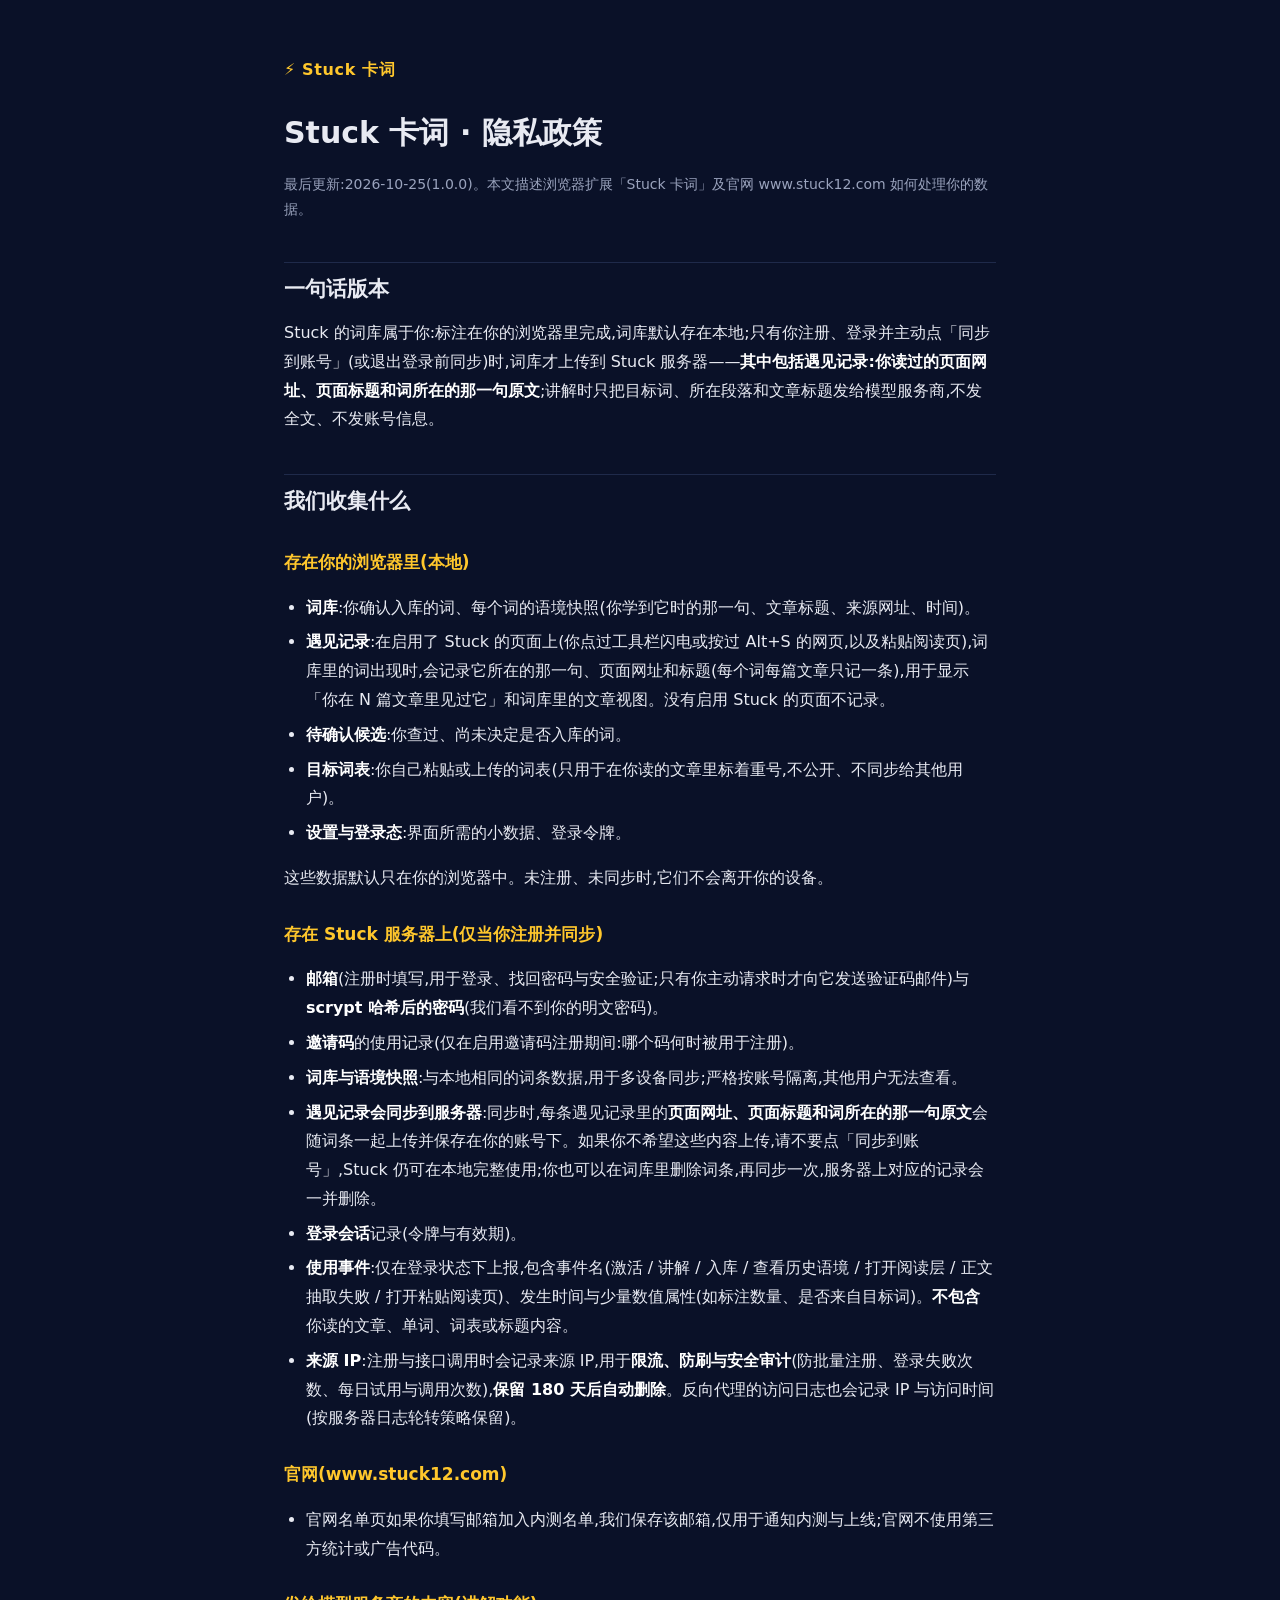
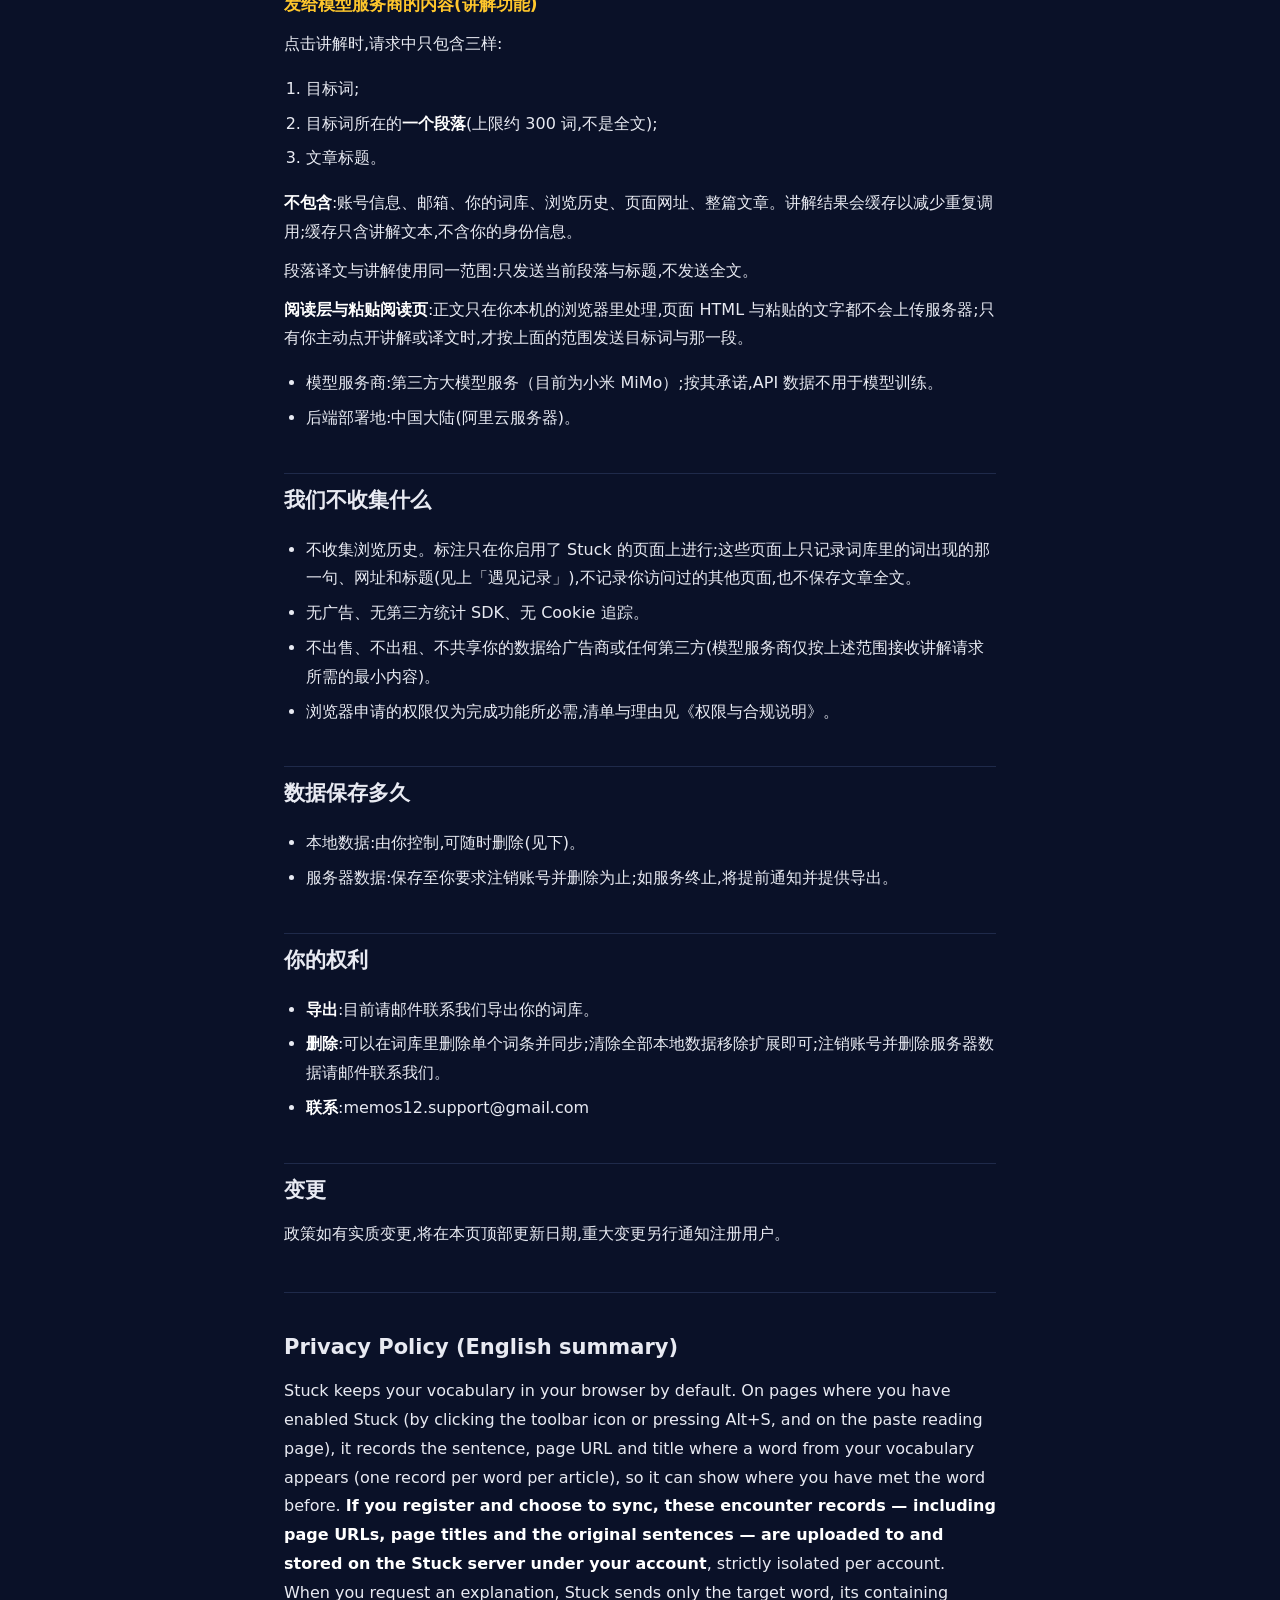
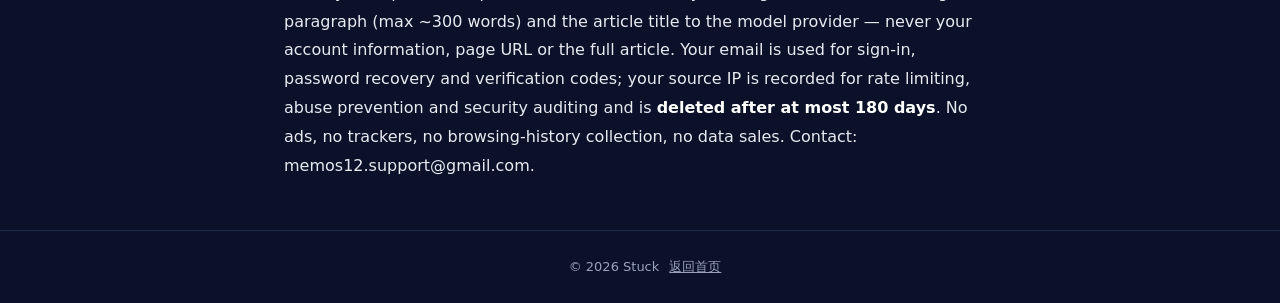
<file: privacy/index.html>
<!doctype html>
<html lang="zh-CN">
<head>
<meta charset="utf-8">
<meta name="viewport" content="width=device-width,initial-scale=1">
<title>Stuck 卡词 · 隐私政策 - Stuck 卡词</title>
<link rel="icon" href="/favicon.svg" type="image/svg+xml">
<style>
:root{color-scheme:dark;--bg:#0A1128;--ink:#E8EAF2;--muted:#9AA3BD;--line:#1F2A4A;--y:#FFC72C}
*{box-sizing:border-box}
body{margin:0;background:var(--bg);color:var(--ink);font:16px/1.8 -apple-system,"PingFang SC","Microsoft YaHei",system-ui,sans-serif}
main{max-width:760px;margin:0 auto;padding:56px 24px 40px}
a{color:var(--y)}
.brand{display:inline-block;margin-bottom:28px;color:var(--y);font-weight:600;text-decoration:none;letter-spacing:.04em}
h1{font-size:30px;line-height:1.3;margin:0 0 20px}
h2{font-size:21px;margin:40px 0 8px;padding-top:8px;border-top:1px solid var(--line)}
h2.en{border:0;margin-top:28px}
h3{font-size:17px;margin:26px 0 4px;color:var(--y)}
p{margin:10px 0}
.note{color:var(--muted);font-size:14px}
ul,ol{padding-left:22px}li{margin:6px 0}
hr{border:0;border-top:1px solid var(--line);margin:44px 0 8px}
code{background:#16203F;padding:1px 6px;border-radius:4px;font-size:.92em}
mark{background:var(--y);color:#0A1128;padding:0 4px;border-radius:3px}
strong{color:#fff}
footer{border-top:1px solid var(--line);color:var(--muted);font-size:13px;padding:24px;text-align:center}
footer a{color:var(--muted)}footer span{margin:0 10px}
</style>
</head>
<body>
<main>
<a class="brand" href="/">⚡ Stuck 卡词</a>
<h1>Stuck 卡词 · 隐私政策</h1>
<p class="note">最后更新:2026-10-25(1.0.0)。本文描述浏览器扩展「Stuck 卡词」及官网 www.stuck12.com 如何处理你的数据。</p>
<h2>一句话版本</h2>
<p>Stuck 的词库属于你:标注在你的浏览器里完成,词库默认存在本地;只有你注册、登录并主动点「同步到账号」(或退出登录前同步)时,词库才上传到 Stuck 服务器——<strong>其中包括遇见记录:你读过的页面网址、页面标题和词所在的那一句原文</strong>;讲解时只把目标词、所在段落和文章标题发给模型服务商,不发全文、不发账号信息。</p>
<h2>我们收集什么</h2>
<h3>存在你的浏览器里(本地)</h3>
<ul>
<li><strong>词库</strong>:你确认入库的词、每个词的语境快照(你学到它时的那一句、文章标题、来源网址、时间)。</li>
<li><strong>遇见记录</strong>:在启用了 Stuck 的页面上(你点过工具栏闪电或按过 Alt+S 的网页,以及粘贴阅读页),词库里的词出现时,会记录它所在的那一句、页面网址和标题(每个词每篇文章只记一条),用于显示「你在 N 篇文章里见过它」和词库里的文章视图。没有启用 Stuck 的页面不记录。</li>
<li><strong>待确认候选</strong>:你查过、尚未决定是否入库的词。</li>
<li><strong>目标词表</strong>:你自己粘贴或上传的词表(只用于在你读的文章里标着重号,不公开、不同步给其他用户)。</li>
<li><strong>设置与登录态</strong>:界面所需的小数据、登录令牌。</li>
</ul>
<p>这些数据默认只在你的浏览器中。未注册、未同步时,它们不会离开你的设备。</p>
<h3>存在 Stuck 服务器上(仅当你注册并同步)</h3>
<ul>
<li><strong>邮箱</strong>(注册时填写,用于登录、找回密码与安全验证;只有你主动请求时才向它发送验证码邮件)与 <strong>scrypt 哈希后的密码</strong>(我们看不到你的明文密码)。</li>
<li><strong>邀请码</strong>的使用记录(仅在启用邀请码注册期间:哪个码何时被用于注册)。</li>
<li><strong>词库与语境快照</strong>:与本地相同的词条数据,用于多设备同步;严格按账号隔离,其他用户无法查看。</li>
<li><strong>遇见记录会同步到服务器</strong>:同步时,每条遇见记录里的<strong>页面网址、页面标题和词所在的那一句原文</strong>会随词条一起上传并保存在你的账号下。如果你不希望这些内容上传,请不要点「同步到账号」,Stuck 仍可在本地完整使用;你也可以在词库里删除词条,再同步一次,服务器上对应的记录会一并删除。</li>
<li><strong>登录会话</strong>记录(令牌与有效期)。</li>
<li><strong>使用事件</strong>:仅在登录状态下上报,包含事件名(激活 / 讲解 / 入库 / 查看历史语境 / 打开阅读层 / 正文抽取失败 / 打开粘贴阅读页)、发生时间与少量数值属性(如标注数量、是否来自目标词)。<strong>不包含</strong>你读的文章、单词、词表或标题内容。</li>
<li><strong>来源 IP</strong>:注册与接口调用时会记录来源 IP,用于<strong>限流、防刷与安全审计</strong>(防批量注册、登录失败次数、每日试用与调用次数),<strong>保留 180 天后自动删除</strong>。反向代理的访问日志也会记录 IP 与访问时间(按服务器日志轮转策略保留)。</li>
</ul>
<h3>官网(www.stuck12.com)</h3>
<ul>
<li>官网名单页如果你填写邮箱加入内测名单,我们保存该邮箱,仅用于通知内测与上线;官网不使用第三方统计或广告代码。</li>
</ul>
<h3>发给模型服务商的内容(讲解功能)</h3>
<p>点击讲解时,请求中只包含三样:</p>
<ol>
<li>目标词;</li>
<li>目标词所在的<strong>一个段落</strong>(上限约 300 词,不是全文);</li>
<li>文章标题。</li>
</ol>
<p><strong>不包含</strong>:账号信息、邮箱、你的词库、浏览历史、页面网址、整篇文章。讲解结果会缓存以减少重复调用;缓存只含讲解文本,不含你的身份信息。</p>
<p>段落译文与讲解使用同一范围:只发送当前段落与标题,不发送全文。</p>
<p><strong>阅读层与粘贴阅读页</strong>:正文只在你本机的浏览器里处理,页面 HTML 与粘贴的文字都不会上传服务器;只有你主动点开讲解或译文时,才按上面的范围发送目标词与那一段。</p>
<ul>
<li>模型服务商:第三方大模型服务（目前为小米 MiMo）;按其承诺,API 数据不用于模型训练。</li>
<li>后端部署地:中国大陆(阿里云服务器)。</li>
</ul>
<h2>我们不收集什么</h2>
<ul>
<li>不收集浏览历史。标注只在你启用了 Stuck 的页面上进行;这些页面上只记录词库里的词出现的那一句、网址和标题(见上「遇见记录」),不记录你访问过的其他页面,也不保存文章全文。</li>
<li>无广告、无第三方统计 SDK、无 Cookie 追踪。</li>
<li>不出售、不出租、不共享你的数据给广告商或任何第三方(模型服务商仅按上述范围接收讲解请求所需的最小内容)。</li>
<li>浏览器申请的权限仅为完成功能所必需,清单与理由见《权限与合规说明》。</li>
</ul>
<h2>数据保存多久</h2>
<ul>
<li>本地数据:由你控制,可随时删除(见下)。</li>
<li>服务器数据:保存至你要求注销账号并删除为止;如服务终止,将提前通知并提供导出。</li>
</ul>
<h2>你的权利</h2>
<ul>
<li><strong>导出</strong>:目前请邮件联系我们导出你的词库。</li>
<li><strong>删除</strong>:可以在词库里删除单个词条并同步;清除全部本地数据移除扩展即可;注销账号并删除服务器数据请邮件联系我们。</li>
<li><strong>联系</strong>:memos12.support@gmail.com</li>
</ul>
<h2>变更</h2>
<p>政策如有实质变更,将在本页顶部更新日期,重大变更另行通知注册用户。</p>
<hr>
<h2 class="en">Privacy Policy (English summary)</h2>
<p>Stuck keeps your vocabulary in your browser by default. On pages where you have enabled Stuck (by clicking the toolbar icon or pressing Alt+S, and on the paste reading page), it records the sentence, page URL and title where a word from your vocabulary appears (one record per word per article), so it can show where you have met the word before. <strong>If you register and choose to sync, these encounter records — including page URLs, page titles and the original sentences — are uploaded to and stored on the Stuck server under your account</strong>, strictly isolated per account. When you request an explanation, Stuck sends only the target word, its containing paragraph (max ~300 words) and the article title to the model provider — never your account information, page URL or the full article. Your email is used for sign-in, password recovery and verification codes; your source IP is recorded for rate limiting, abuse prevention and security auditing and is <strong>deleted after at most 180 days</strong>. No ads, no trackers, no browsing-history collection, no data sales. Contact: memos12.support@gmail.com.</p>
</main>
<footer><span>© 2026 Stuck</span><a href="/">返回首页</a></footer>
</body>
</html>
</file>
<file: fonts/noto-serif-sc.css>
/* Noto Serif SC（思源宋体同源设计，SIL OFL 1.1）
   子集：页面用到的 359 个字符；两个字重各约 85KB。
   重新生成见 README「字体」一节。 */
@font-face{font-family:'Noto Serif SC';font-style:normal;font-weight:500;font-display:swap;src:url('noto-serif-sc-500.woff2') format('woff2')}
@font-face{font-family:'Noto Serif SC';font-style:normal;font-weight:600;font-display:swap;src:url('noto-serif-sc-600.woff2') format('woff2')}
</file>
